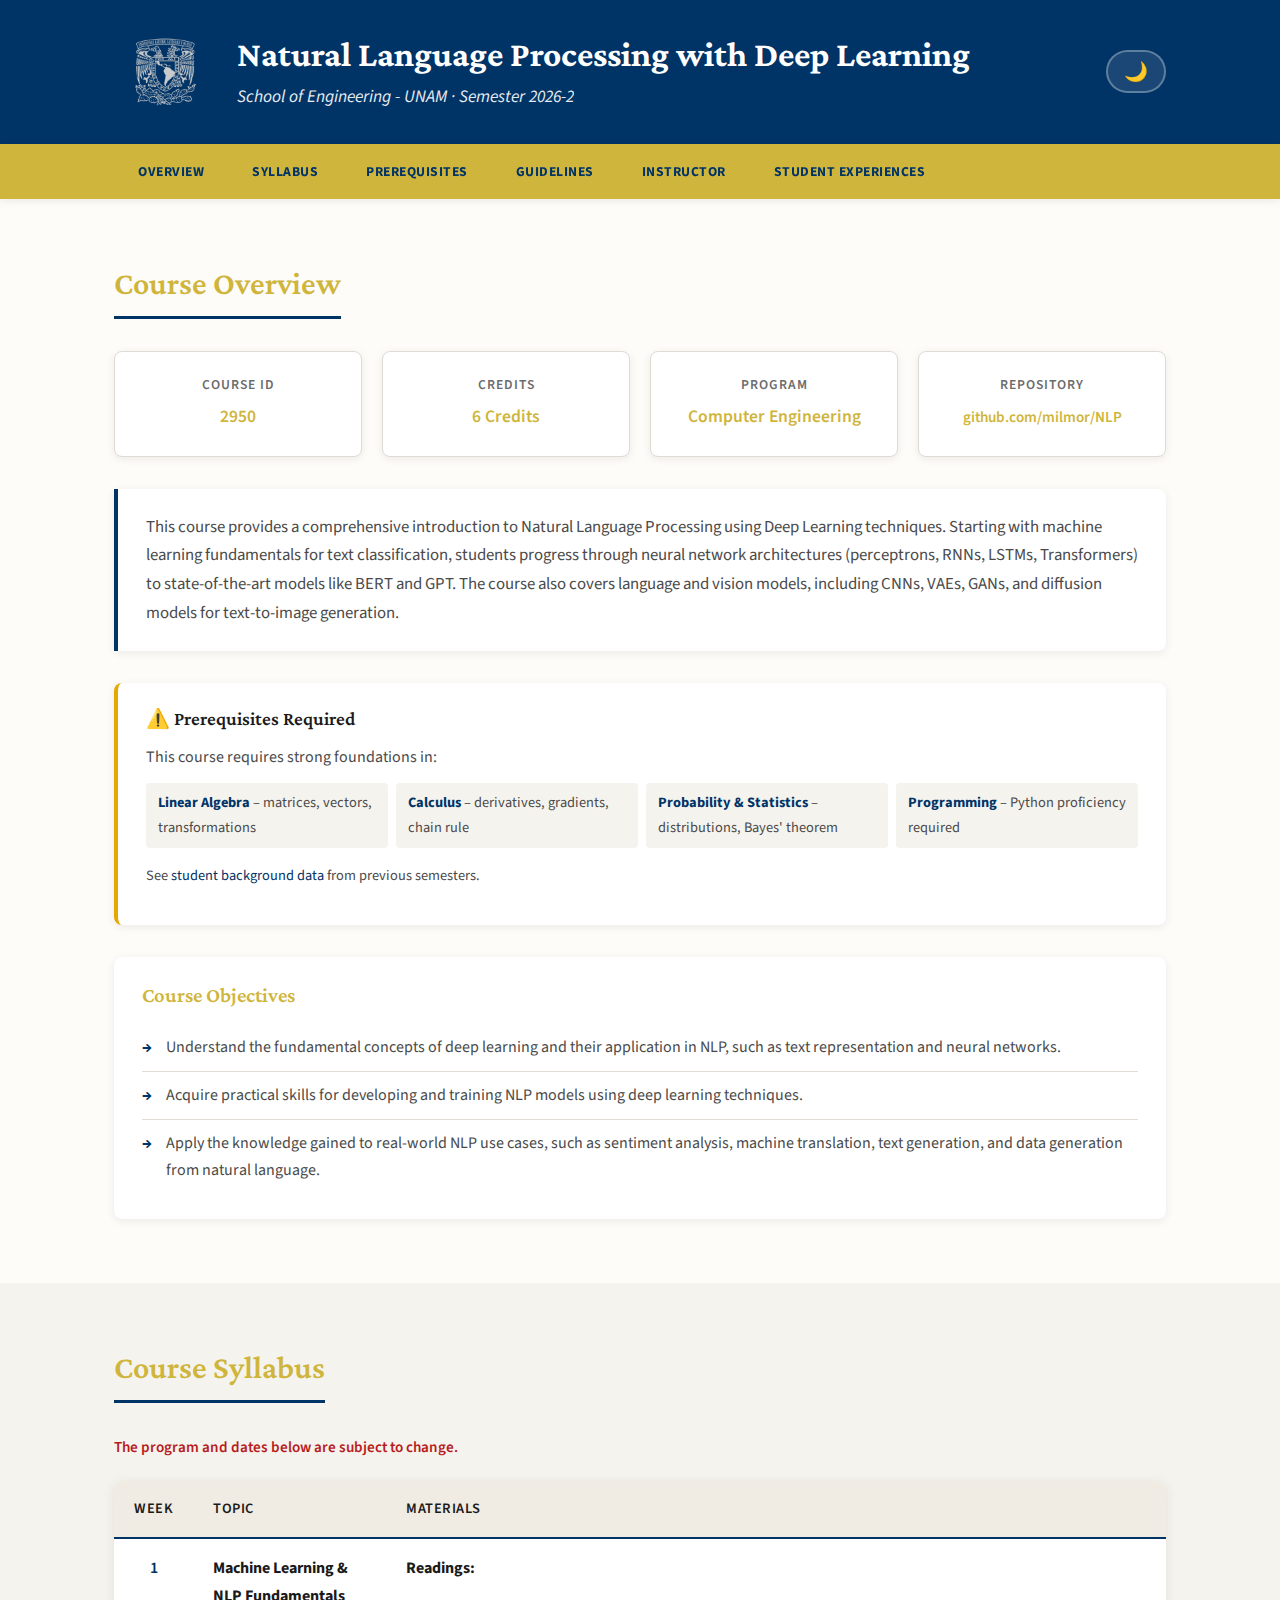
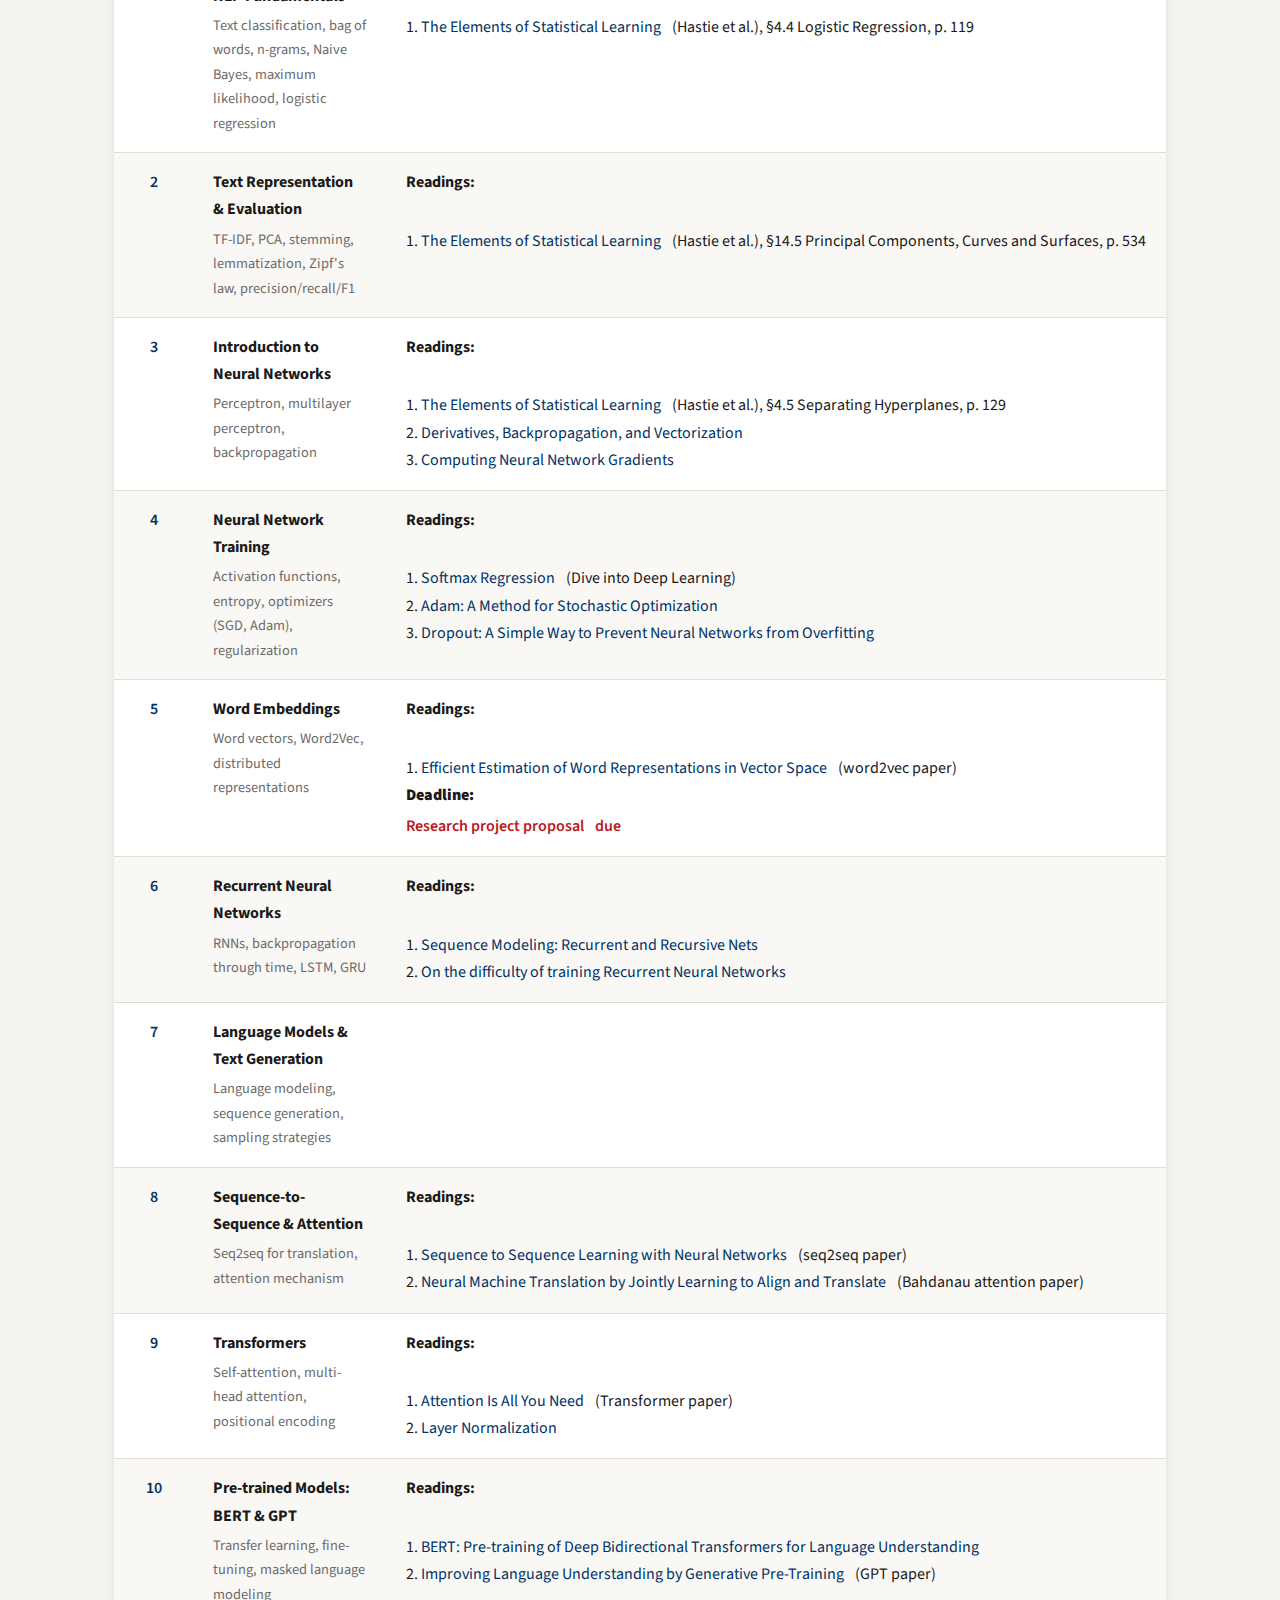
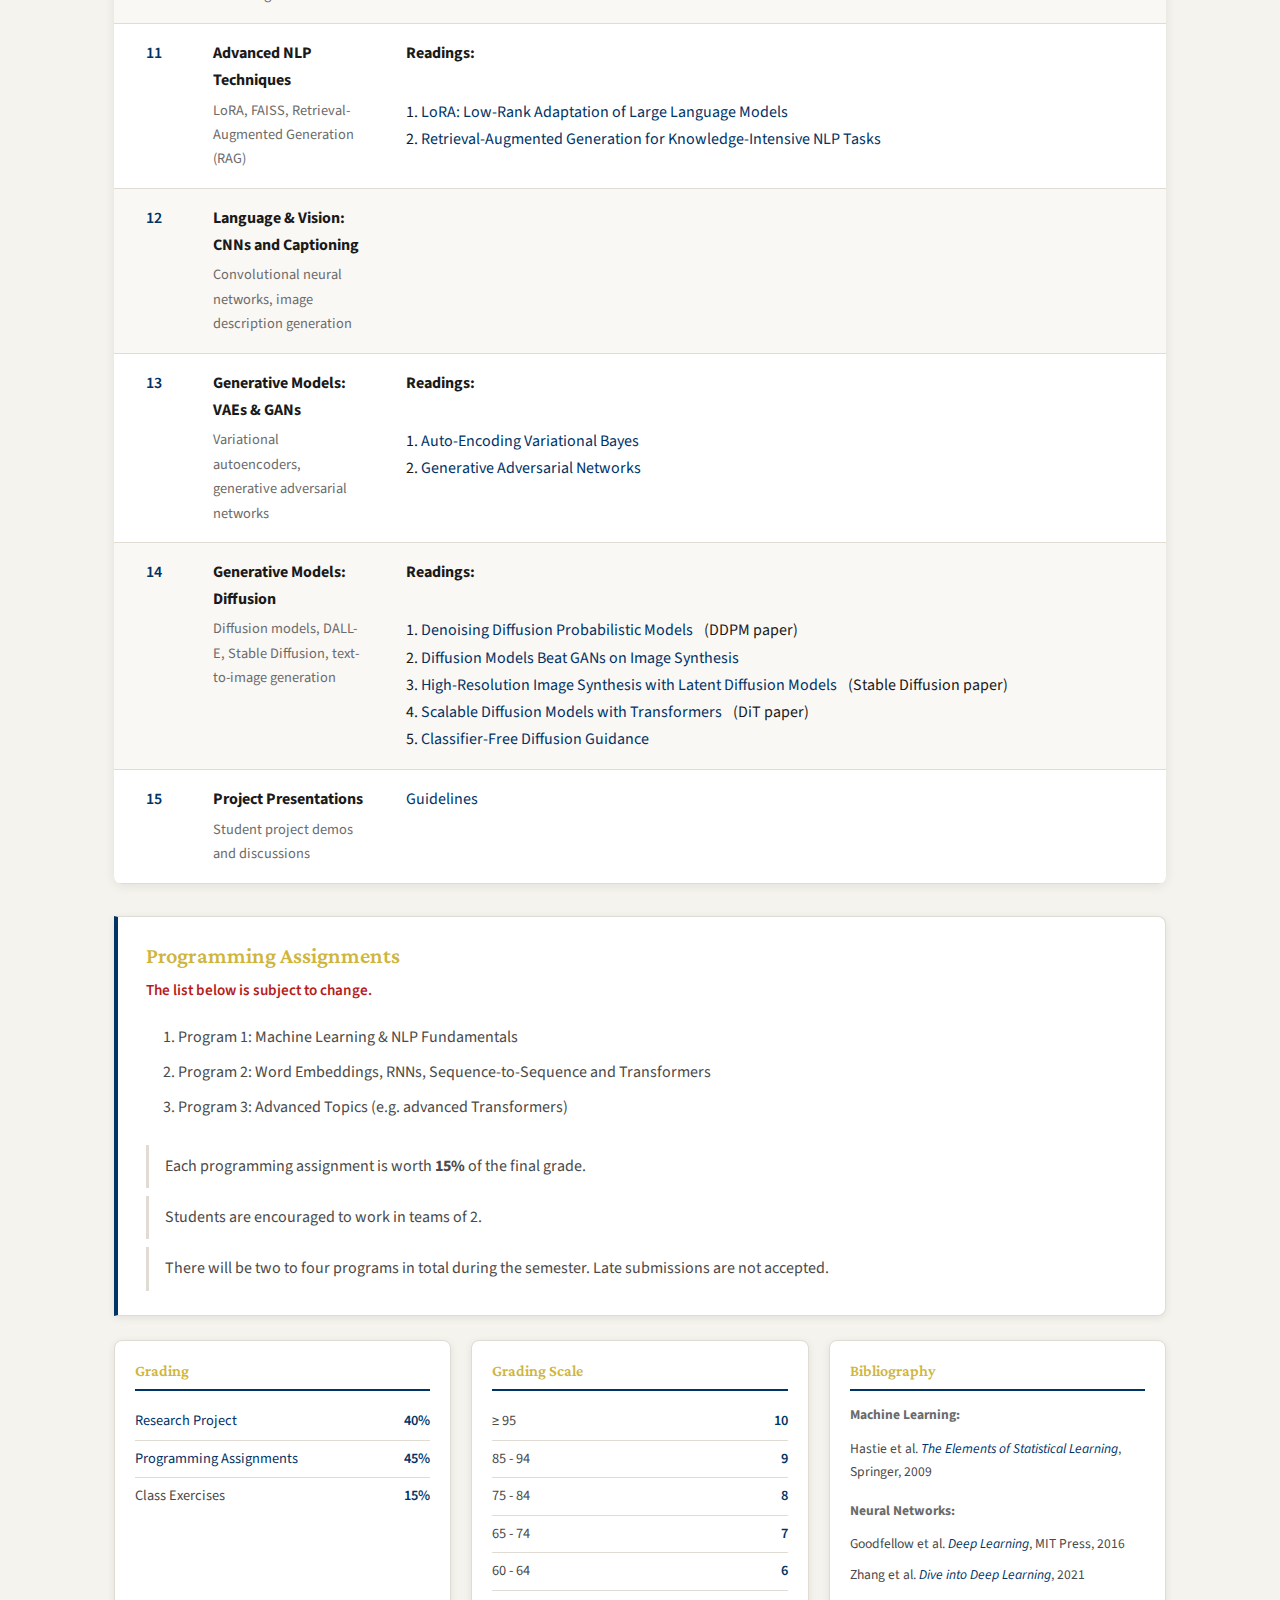
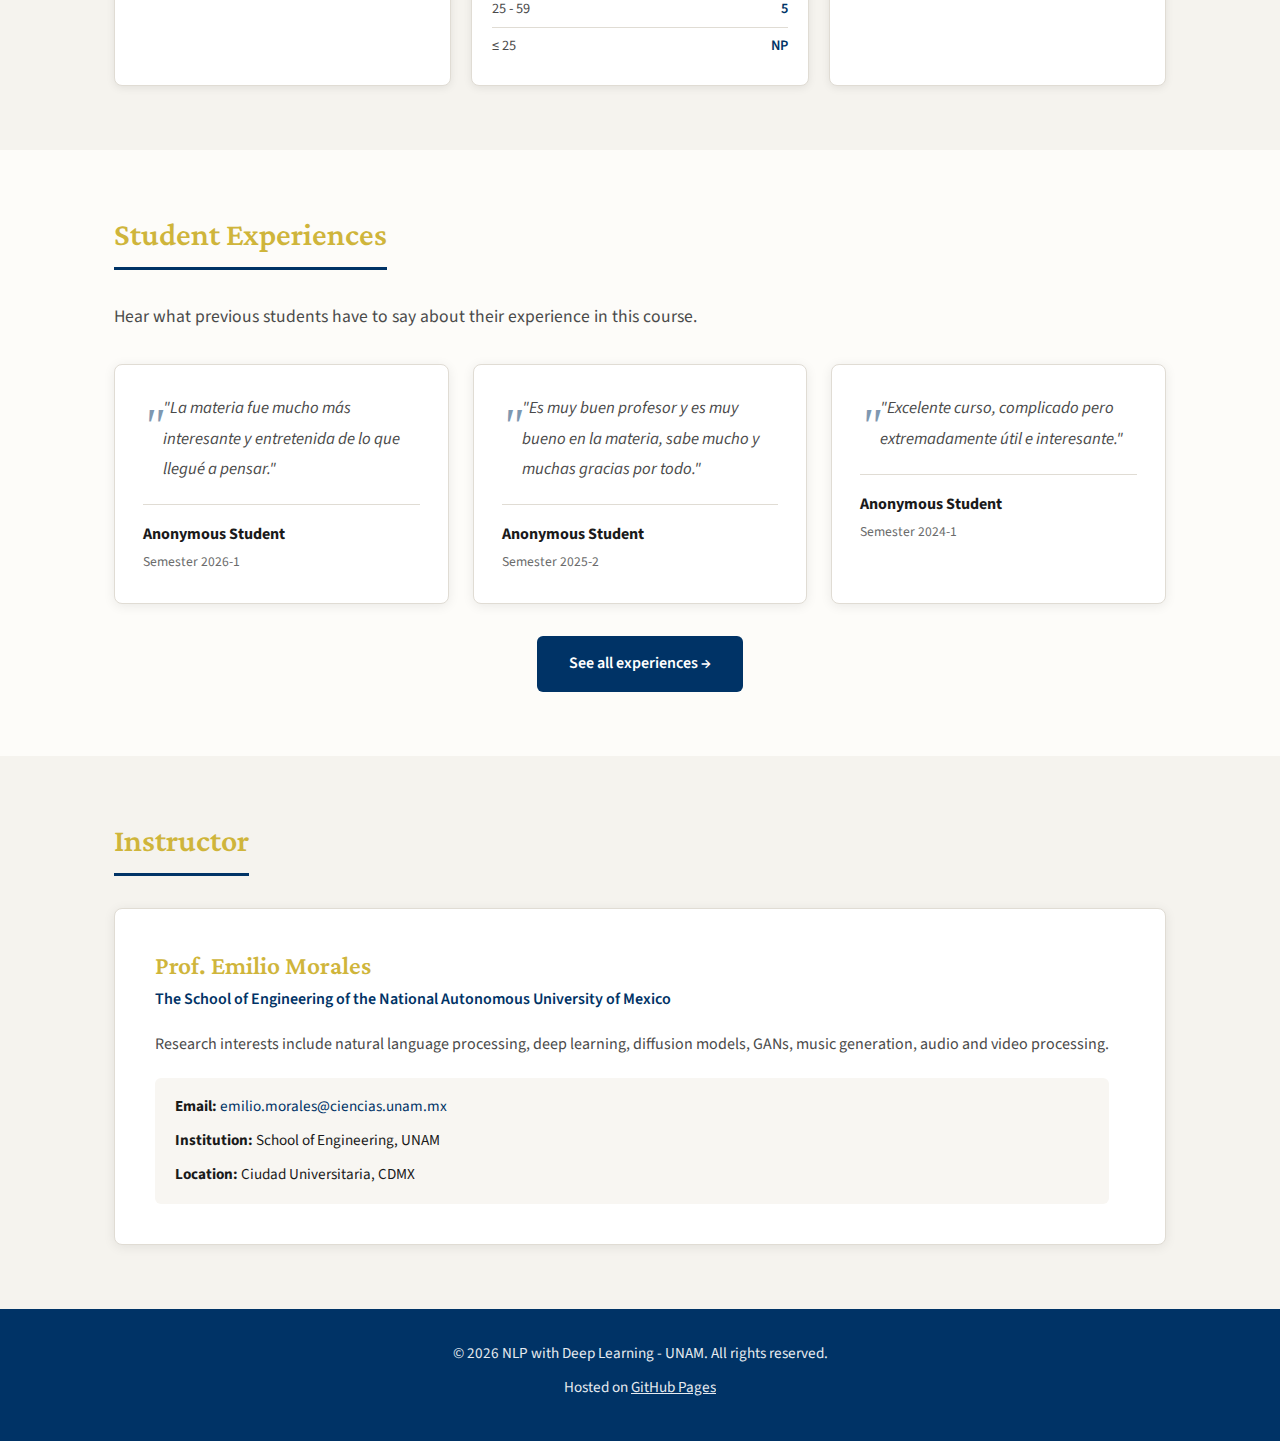
<file: index.html>
<!DOCTYPE html>
<html lang="en">
<head>
    <meta charset="UTF-8">
    <meta name="viewport" content="width=device-width, initial-scale=1.0">
    <title>NLP with Deep Learning - UNAM</title>
    <link rel="stylesheet" href="css/styles.css">
    <link href="https://fonts.googleapis.com/css2?family=Crimson+Pro:wght@400;600;700&family=Source+Sans+Pro:wght@400;600&display=swap" rel="stylesheet">
</head>
<body>
    <header class="header">
        <div class="container">
            <div class="header-content">
                <div class="logo">
                    <img src="assets/unam-logo-png-transparent.png" alt="UNAM Logo" class="university-logo">
                    <div class="logo-text">
                        <h1>Natural Language Processing with Deep Learning</h1>
                        <p class="subtitle">School of Engineering - UNAM · Semester 2026-2</p>
                    </div>
                </div>
                <button class="theme-toggle" id="themeToggle" aria-label="Toggle dark mode">
                    <span class="sun-icon">☀️</span>
                    <span class="moon-icon">🌙</span>
                </button>
            </div>
        </div>
    </header>

    <nav class="nav">
        <div class="container">
            <ul class="nav-links">
                <li><a href="#overview">Overview</a></li>
                <li><a href="#syllabus">Syllabus</a></li>
                <li><a href="prerequisites.html">Prerequisites</a></li>
                <li><a href="guidelines.html">Guidelines</a></li>
                <li><a href="#instructor">Instructor</a></li>
                <li><a href="testimonials.html">Student Experiences</a></li>
            </ul>
        </div>
    </nav>

    <main class="main">
        <section id="overview" class="section">
            <div class="container">
                <h2>Course Overview</h2>
                <div class="overview-grid">
                    <div class="info-card">
                        <h3>Course ID</h3>
                        <p>2950</p>
                    </div>
                    <div class="info-card">
                        <h3>Credits</h3>
                        <p>6 Credits</p>
                    </div>
                    <div class="info-card">
                        <h3>Program</h3>
                        <p>Computer Engineering</p>
                    </div>
                    <div class="info-card repo-card">
                        <h3>Repository</h3>
                        <p><a href="https://github.com/milmor/NLP" target="_blank">github.com/milmor/NLP</a></p>
                    </div>
                </div>
                <div class="description">
                    <p>This course provides a comprehensive introduction to Natural Language Processing using Deep Learning techniques. Starting with machine learning fundamentals for text classification, students progress through neural network architectures (perceptrons, RNNs, LSTMs, Transformers) to state-of-the-art models like BERT and GPT. The course also covers language and vision models, including CNNs, VAEs, GANs, and diffusion models for text-to-image generation.</p>
                </div>

                <div class="prerequisites-warning">
                    <h3>⚠️ Prerequisites Required</h3>
                    <p>This course requires strong foundations in:</p>
                    <ul class="prereq-list">
                        <li><strong>Linear Algebra</strong> – matrices, vectors, transformations</li>
                        <li><strong>Calculus</strong> – derivatives, gradients, chain rule</li>
                        <li><strong>Probability & Statistics</strong> – distributions, Bayes' theorem</li>
                        <li><strong>Programming</strong> – Python proficiency required</li>
                    </ul>
                    <p class="prereq-note">See <a href="prerequisites.html">student background data</a> from previous semesters.</p>
                </div>

                <div class="course-objectives">
                    <h3>Course Objectives</h3>
                    <ul>
                        <li>Understand the fundamental concepts of deep learning and their application in NLP, such as text representation and neural networks.</li>
                        <li>Acquire practical skills for developing and training NLP models using deep learning techniques.</li>
                        <li>Apply the knowledge gained to real-world NLP use cases, such as sentiment analysis, machine translation, text generation, and data generation from natural language.</li>
                    </ul>
                </div>

            </div>
        </section>

        <section id="syllabus" class="section section-alt">
            <div class="container">
                <h2>Course Syllabus</h2>
                <p class="section-intro syllabus-note">The program and dates below are subject to change.</p>
                <div class="syllabus-table">
                    <table>
                        <thead>
                            <tr>
                                <th>Week</th>
                                <th>Topic</th>
                                <th>Materials</th>
                            </tr>
                        </thead>
                        <tbody>
                            <tr>
                                <td>1</td>
                                <td>
                                    <strong>Machine Learning & NLP Fundamentals</strong>
                                    <p>Text classification, bag of words, n-grams, Naive Bayes, maximum likelihood, logistic regression</p>
                                </td>
                                <td>
                                    <strong>Readings:</strong><br>
                                    1. <a href="https://hastie.su.domains/ElemStatLearn/">The Elements of Statistical Learning</a> (Hastie et al.), §4.4 Logistic Regression, p. 119
                                </td>
                            </tr>
                            <tr>
                                <td>2</td>
                                <td>
                                    <strong>Text Representation & Evaluation</strong>
                                    <p>TF-IDF, PCA, stemming, lemmatization, Zipf's law, precision/recall/F1</p>
                                </td>
                                <td>
                                    <strong>Readings:</strong><br>
                                    1. <a href="https://hastie.su.domains/ElemStatLearn/">The Elements of Statistical Learning</a> (Hastie et al.), §14.5 Principal Components, Curves and Surfaces, p. 534
                                </td>
                            </tr>
                            <tr>
                                <td>3</td>
                                <td>
                                    <strong>Introduction to Neural Networks</strong>
                                    <p>Perceptron, multilayer perceptron, backpropagation</p>
                                </td>
                                <td>
                                    <strong>Readings:</strong><br>
                                    1. <a href="https://hastie.su.domains/ElemStatLearn/">The Elements of Statistical Learning</a> (Hastie et al.), §4.5 Separating Hyperplanes, p. 129<br>
                                    2. <a href="https://cs231n.stanford.edu/handouts/derivatives.pdf" target="_blank" rel="noopener">Derivatives, Backpropagation, and Vectorization</a><br>
                                    3. <a href="https://web.stanford.edu/class/cs224n/readings/gradient-notes.pdf" target="_blank" rel="noopener">Computing Neural Network Gradients</a>
                                </td>
                            </tr>
                            <tr>
                                <td>4</td>
                                <td>
                                    <strong>Neural Network Training</strong>
                                    <p>Activation functions, entropy, optimizers (SGD, Adam), regularization</p>
                                </td>
                                <td>
                                    <strong>Readings:</strong><br>
                                    1. <a href="https://d2l.ai/chapter_linear-classification/softmax-regression.html#softmax-regression" target="_blank" rel="noopener">Softmax Regression</a> (Dive into Deep Learning)<br>
                                    2. <a href="https://arxiv.org/pdf/1412.6980">Adam: A Method for Stochastic Optimization</a><br>
                                    3. <a href="https://www.jmlr.org/papers/volume15/srivastava14a/srivastava14a.pdf">Dropout: A Simple Way to Prevent Neural Networks from Overfitting</a>
                                </td>
                            </tr>
                            <tr>
                                <td>5</td>
                                <td>
                                    <strong>Word Embeddings</strong>
                                    <p>Word vectors, Word2Vec, distributed representations</p>
                                </td>
                                <td>
                                    <strong>Readings:</strong><br>
                                    1. <a href="https://arxiv.org/pdf/1301.3781">Efficient Estimation of Word Representations in Vector Space</a> (word2vec paper)<br>
                                    <span class="deadline-note"><strong>Deadline:</strong> <a href="guidelines.html">Research project proposal</a> due</span>
                                </td>
                            </tr>
                            <tr>
                                <td>6</td>
                                <td>
                                    <strong>Recurrent Neural Networks</strong>
                                    <p>RNNs, backpropagation through time, LSTM, GRU</p>
                                </td>
                                <td>
                                    <strong>Readings:</strong><br>
                                    1. <a href="https://www.deeplearningbook.org/contents/rnn.html">Sequence Modeling: Recurrent and Recursive Nets</a><br>
                                    2. <a href="https://arxiv.org/abs/1211.5063" target="_blank" rel="noopener">On the difficulty of training Recurrent Neural Networks</a>
                                </td>
                            </tr>
                            <tr>
                                <td>7</td>
                                <td>
                                    <strong>Language Models & Text Generation</strong>
                                    <p>Language modeling, sequence generation, sampling strategies</p>
                                </td>
                                <td></td>
                            </tr>
                            <tr>
                                <td>8</td>
                                <td>
                                    <strong>Sequence-to-Sequence & Attention</strong>
                                    <p>Seq2seq for translation, attention mechanism</p>
                                </td>
                                <td>
                                    <strong>Readings:</strong><br>
                                    1. <a href="https://arxiv.org/pdf/1409.3215">Sequence to Sequence Learning with Neural Networks</a> (seq2seq paper)<br>
                                    2. <a href="https://arxiv.org/pdf/1409.0473">Neural Machine Translation by Jointly Learning to Align and Translate</a> (Bahdanau attention paper)
                                </td>
                            </tr>
                            <tr>
                                <td>9</td>
                                <td>
                                    <strong>Transformers</strong>
                                    <p>Self-attention, multi-head attention, positional encoding</p>
                                </td>
                                <td>
                                    <strong>Readings:</strong><br>
                                    1. <a href="https://arxiv.org/pdf/1706.03762">Attention Is All You Need</a> (Transformer paper)<br>
                                    2. <a href="https://arxiv.org/pdf/1607.06450">Layer Normalization</a>                                </td>
                            </tr>
                            <tr>
                                <td>10</td>
                                <td>
                                    <strong>Pre-trained Models: BERT & GPT</strong>
                                    <p>Transfer learning, fine-tuning, masked language modeling</p>
                                </td>
                                <td>
                                    <strong>Readings:</strong><br>
                                    1. <a href="https://arxiv.org/pdf/1810.04805">BERT: Pre-training of Deep Bidirectional Transformers for Language Understanding</a><br>
                                    2. <a href="https://cdn.openai.com/research-covers/language-unsupervised/language_understanding_paper.pdf">Improving Language Understanding by Generative Pre-Training</a> (GPT paper)
                                </td>
                            </tr>
                            <tr>
                                <td>11</td>
                                <td>
                                    <strong>Advanced NLP Techniques</strong>
                                    <p>LoRA, FAISS, Retrieval-Augmented Generation (RAG)</p>
                                </td>
                                <td>
                                    <strong>Readings:</strong><br>
                                    1. <a href="https://arxiv.org/pdf/2106.09685">LoRA: Low-Rank Adaptation of Large Language Models</a><br>
                                    2. <a href="https://proceedings.neurips.cc/paper/2020/file/6b493230205f780e1bc26945df7481e5-Paper.pdf">Retrieval-Augmented Generation for Knowledge-Intensive NLP Tasks</a>
                                </td>
                            </tr>
                            <tr>
                                <td>12</td>
                                <td>
                                    <strong>Language & Vision: CNNs and Captioning</strong>
                                    <p>Convolutional neural networks, image description generation</p>
                                </td>
                                <td></td>
                            </tr>
                            <tr>
                                <td>13</td>
                                <td>
                                    <strong>Generative Models: VAEs & GANs</strong>
                                    <p>Variational autoencoders, generative adversarial networks</p>
                                </td>
                                <td>
                                    <strong>Readings:</strong><br>
                                    1. <a href="https://arxiv.org/pdf/1312.6114">Auto-Encoding Variational Bayes</a><br>
                                    2. <a href="https://arxiv.org/pdf/1406.2661">Generative Adversarial Networks</a>
                                </td>
                            </tr>
                            <tr>
                                <td>14</td>
                                <td>
                                    <strong>Generative Models: Diffusion</strong>
                                    <p>Diffusion models, DALL-E, Stable Diffusion, text-to-image generation</p>
                                </td>
                                <td>
                                    <strong>Readings:</strong><br>
                                    1. <a href="https://arxiv.org/pdf/2006.11239">Denoising Diffusion Probabilistic Models</a> (DDPM paper)<br>
                                    2. <a href="https://arxiv.org/pdf/2105.05233">Diffusion Models Beat GANs on Image Synthesis</a><br>
                                    3. <a href="https://arxiv.org/pdf/2112.10752">High-Resolution Image Synthesis with Latent Diffusion Models</a> (Stable Diffusion paper)<br>
                                    4. <a href="https://arxiv.org/pdf/2212.09748">Scalable Diffusion Models with Transformers</a> (DiT paper)<br>
                                    5. <a href="https://arxiv.org/pdf/2207.12598">Classifier-Free Diffusion Guidance</a>
                                </td>
                            </tr>
                            <tr>
                                <td>15</td>
                                <td>
                                    <strong>Project Presentations</strong>
                                    <p>Student project demos and discussions</p>
                                </td>
                                <td><a href="guidelines.html">Guidelines</a></td>
                            </tr>
                        </tbody>
                    </table>
                </div>

                <div id="programming-assignments" class="programming-assignments">
                    <h3>Programming Assignments</h3>
                    <p class="section-intro syllabus-note">The list below is subject to change.</p>
                    <ol class="program-list">
                        <li>Program 1: Machine Learning & NLP Fundamentals</li>
                        <li>Program 2: Word Embeddings, RNNs, Sequence-to-Sequence and Transformers</li>
                        <li>Program 3: Advanced Topics (e.g. advanced Transformers)</li>
                    </ol>
                    <ul class="program-rules">
                        <li>Each programming assignment is worth <strong>15%</strong> of the final grade.</li>
                        <li>Students are encouraged to work in teams of 2.</li>
                        <li>There will be two to four programs in total during the semester. Late submissions are not accepted.</li>
                    </ul>
                </div>

                <div class="course-details-grid">
                    <div class="detail-card">
                        <h4>Grading</h4>
                        <ul class="grading-list">
                            <li><span><a href="guidelines.html">Research Project</a></span><span>40%</span></li>
                            <li><span><a href="#programming-assignments">Programming Assignments</a></span><span>45%</span></li>
                            <li><span>Class Exercises</span><span>15%</span></li>
                        </ul>
                    </div>
                    <div class="detail-card">
                        <h4>Grading Scale</h4>
                        <ul class="scale-list">
                            <li><span>≥ 95</span><span>10</span></li>
                            <li><span>85 - 94</span><span>9</span></li>
                            <li><span>75 - 84</span><span>8</span></li>
                            <li><span>65 - 74</span><span>7</span></li>
                            <li><span>60 - 64</span><span>6</span></li>
                            <li><span>25 - 59</span><span>5</span></li>
                            <li><span>≤ 25</span><span>NP</span></li>
                        </ul>
                    </div>
                    <div class="detail-card bibliography">
                        <h4>Bibliography</h4>
                        <p><strong>Machine Learning:</strong></p>
                        <ul>
                            <li>Hastie et al. <em><a href="https://hastie.su.domains/ElemStatLearn/">The Elements of Statistical Learning</a></em>, Springer, 2009</li>
                        </ul>
                        <p><strong>Neural Networks:</strong></p>
                        <ul>
                            <li>Goodfellow et al. <em><a href="https://www.deeplearningbook.org/" target="_blank">Deep Learning</a></em>, MIT Press, 2016</li>
                            <li>Zhang et al. <em><a href="https://d2l.ai/" target="_blank">Dive into Deep Learning</a></em>, 2021</li>
                        </ul>
                    </div>
                </div>
            </div>
        </section>

        <section id="testimonials" class="section">
            <div class="container">
                <h2>Student Experiences</h2>
                <p class="section-intro">Hear what previous students have to say about their experience in this course.</p>
                <div class="testimonials-grid">
                    <div class="testimonial-card">
                        <div class="quote">"La materia fue mucho más interesante y entretenida de lo que llegué a pensar."</div>
                        <div class="author">
                            <div class="author-info">
                                <strong>Anonymous Student</strong>
                                <span>Semester 2026-1</span>
                            </div>
                        </div>
                    </div>
                    <div class="testimonial-card">
                        <div class="quote">"Es muy buen profesor y es muy bueno en la materia, sabe mucho y muchas gracias por todo."</div>
                        <div class="author">
                            <div class="author-info">
                                <strong>Anonymous Student</strong>
                                <span>Semester 2025-2</span>
                            </div>
                        </div>
                    </div>
                    <div class="testimonial-card">
                        <div class="quote">"Excelente curso, complicado pero extremadamente útil e interesante."</div>
                        <div class="author">
                            <div class="author-info">
                                <strong>Anonymous Student</strong>
                                <span>Semester 2024-1</span>
                            </div>
                        </div>
                    </div>
                </div>
                <div class="see-all-link">
                    <a href="testimonials.html" class="btn-primary">See all experiences →</a>
                </div>
            </div>
        </section>

        <section id="instructor" class="section section-alt">
            <div class="container">
                <h2>Instructor</h2>
                <div class="instructor-card">
                    <div class="instructor-info">
                        <h3>Prof. Emilio Morales</h3>
                        <p class="title">The School of Engineering of the National Autonomous University of Mexico</p>
                        <p class="bio">Research interests include natural language processing, deep learning, diffusion models, GANs, music generation, audio and video processing.</p>
                        <div class="contact-info">
                            <p><strong>Email:</strong> <a href="mailto:emilio.morales@ciencias.unam.mx">emilio.morales@ciencias.unam.mx</a></p>
                            <p><strong>Institution:</strong> School of Engineering, UNAM</p>
                            <p><strong>Location:</strong> Ciudad Universitaria, CDMX</p>
                        </div>
                    </div>
                </div>
            </div>
        </section>
    </main>

    <footer class="footer">
        <div class="container">
            <p>&copy; 2026 NLP with Deep Learning - UNAM. All rights reserved.</p>
            <p>Hosted on <a href="https://pages.github.com/" target="_blank">GitHub Pages</a></p>
        </div>
    </footer>

    <script src="js/script.js"></script>
</body>
</html>
</file>
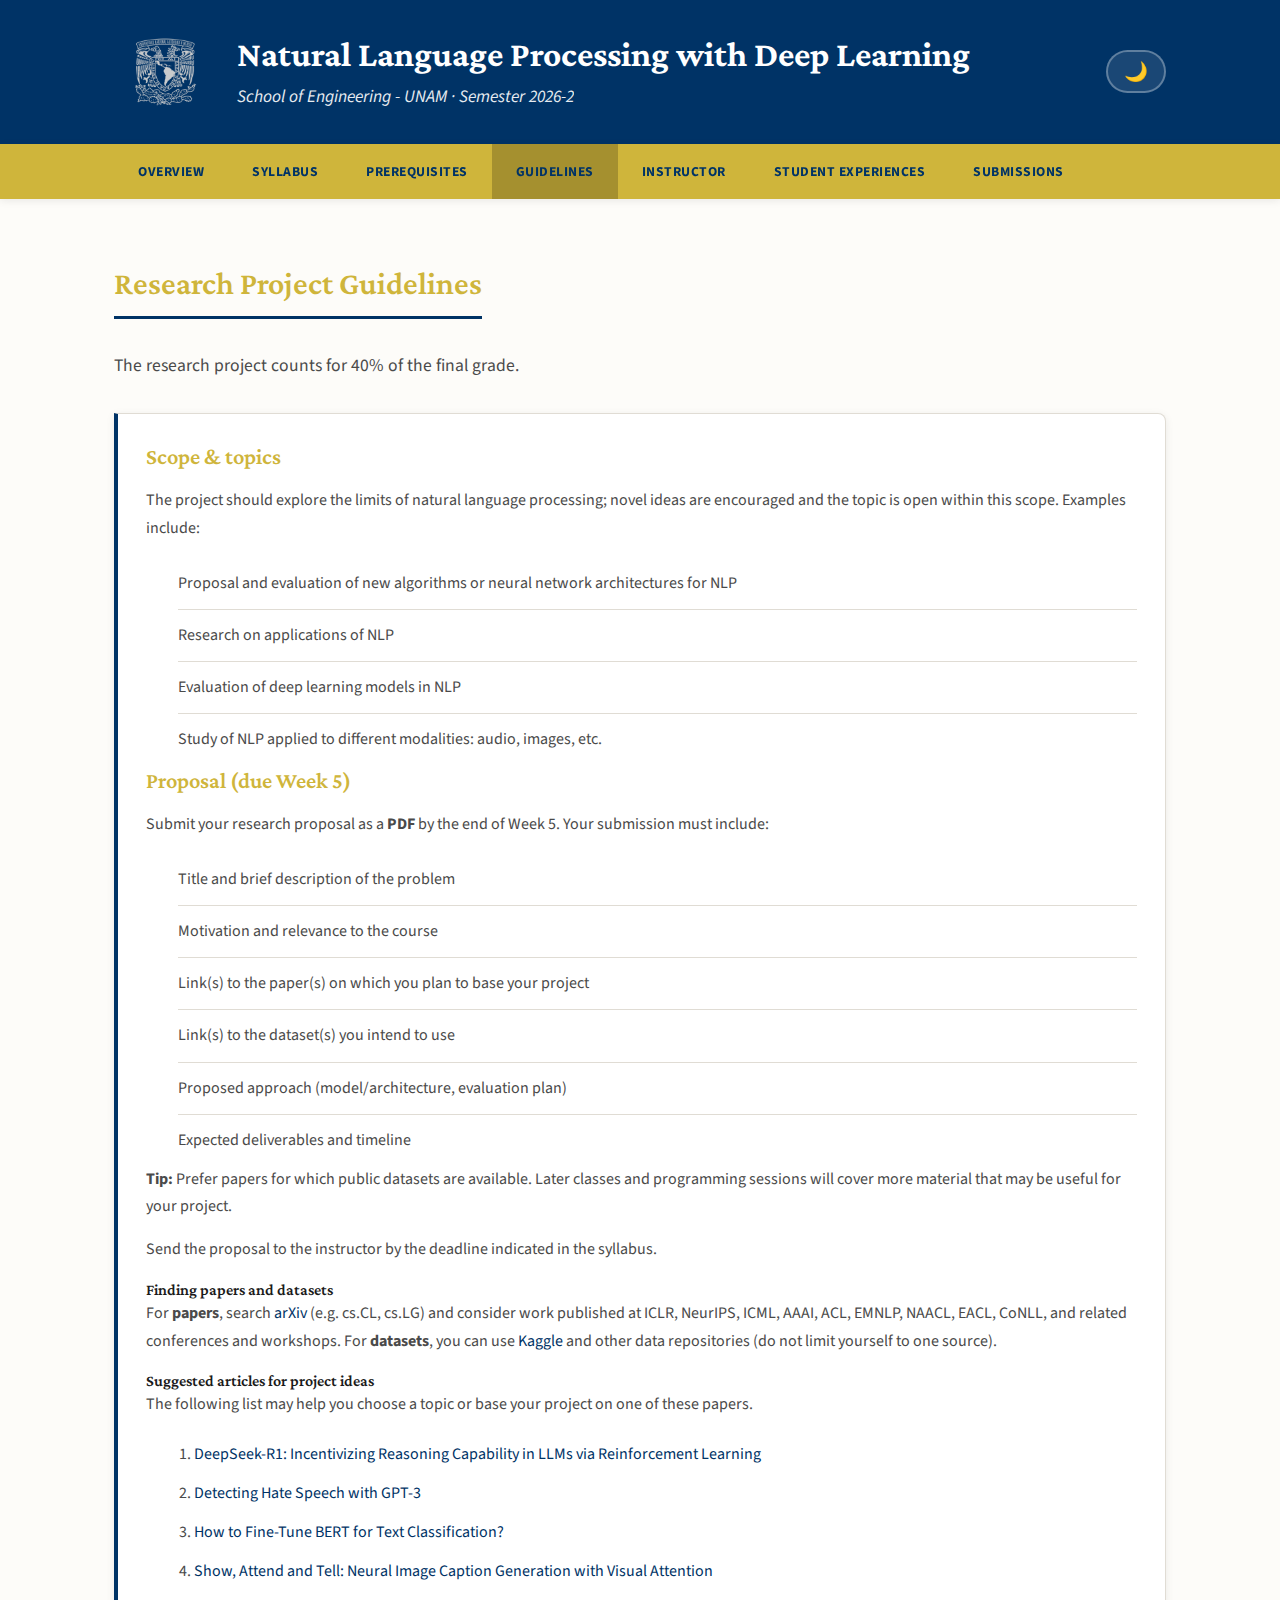
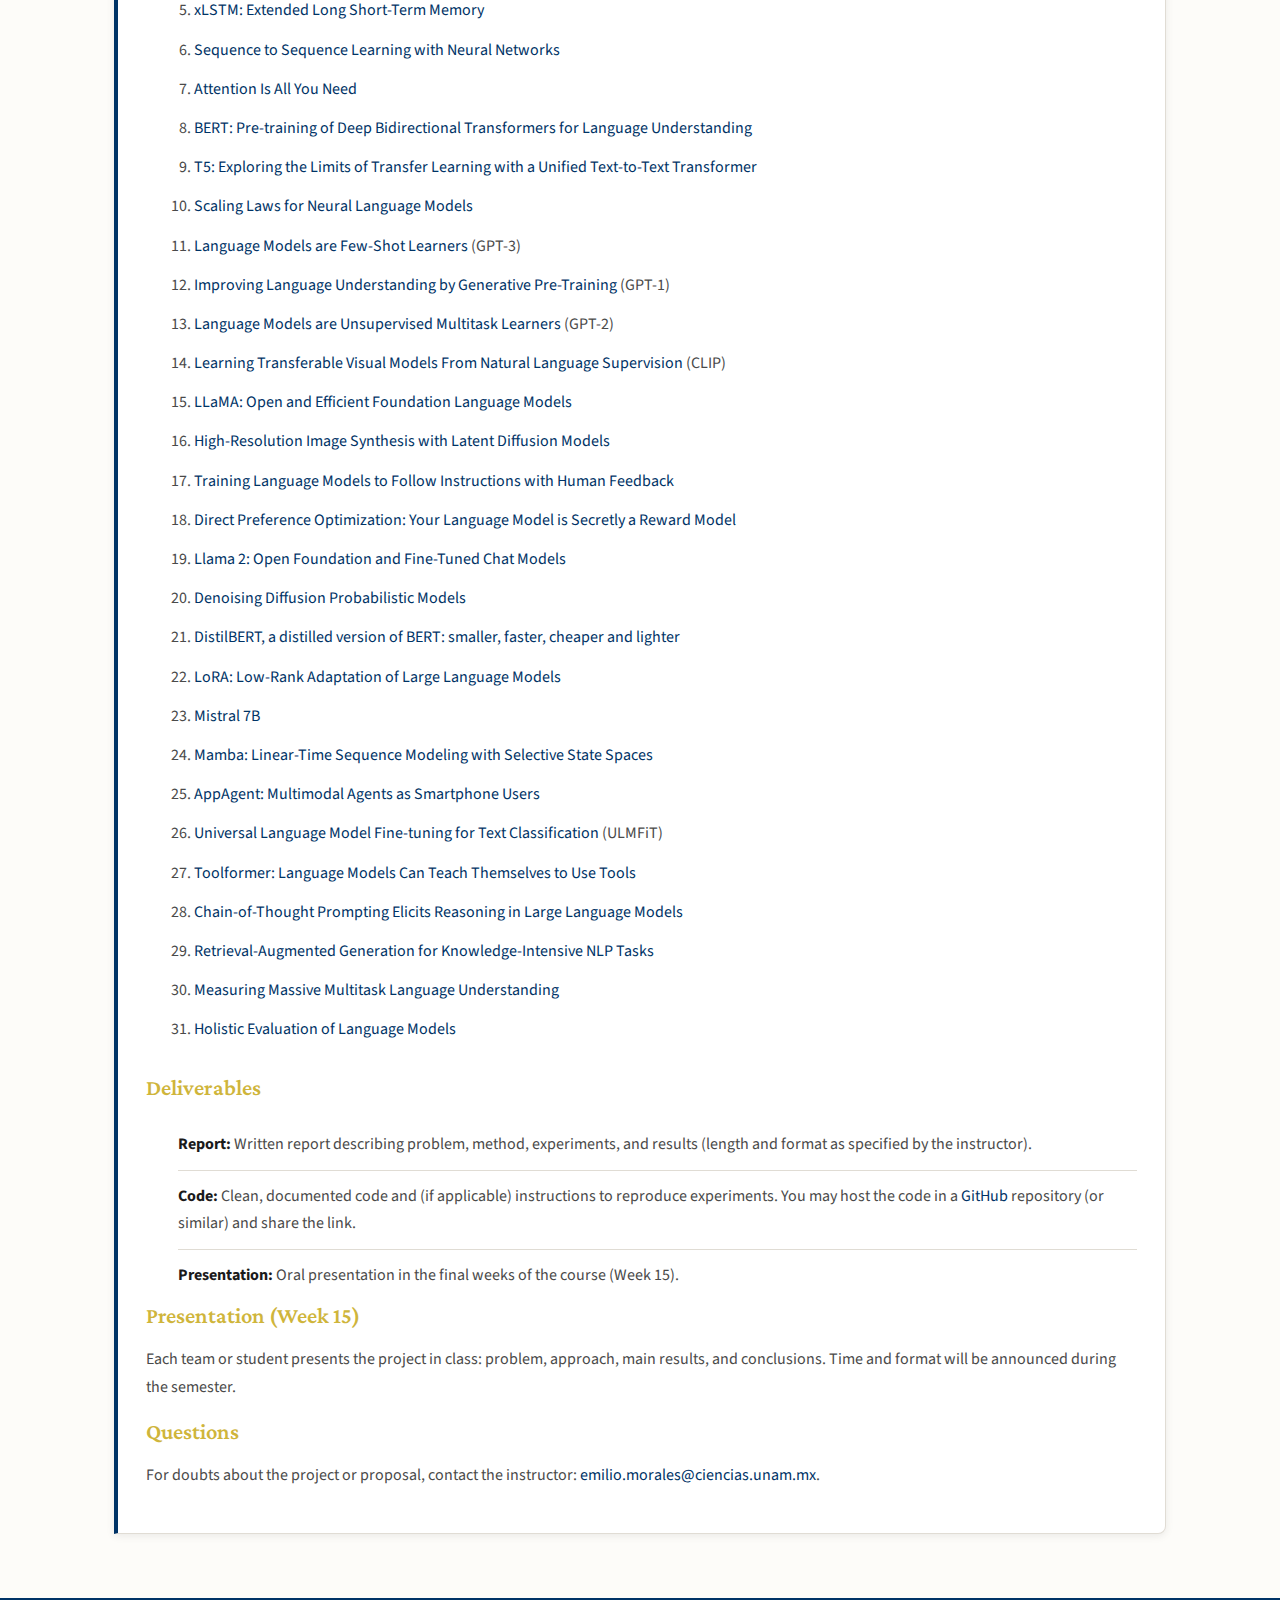
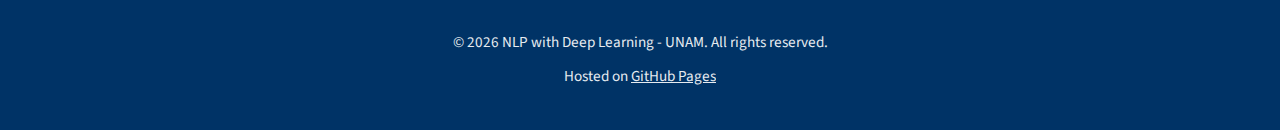
<file: guidelines.html>
<!DOCTYPE html>
<html lang="en">
<head>
    <meta charset="UTF-8">
    <meta name="viewport" content="width=device-width, initial-scale=1.0">
    <title>Research Project Guidelines - NLP with Deep Learning - UNAM</title>
    <link rel="stylesheet" href="css/styles.css">
    <link href="https://fonts.googleapis.com/css2?family=Crimson+Pro:wght@400;600;700&family=Source+Sans+Pro:wght@400;600&display=swap" rel="stylesheet">
</head>
<body>
    <header class="header">
        <div class="container">
            <div class="header-content">
                <div class="logo">
                    <img src="assets/unam-logo-png-transparent.png" alt="UNAM Logo" class="university-logo">
                    <div class="logo-text">
                        <h1>Natural Language Processing with Deep Learning</h1>
                        <p class="subtitle">School of Engineering - UNAM · Semester 2026-2</p>
                    </div>
                </div>
                <button class="theme-toggle" id="themeToggle" aria-label="Toggle dark mode">
                    <span class="sun-icon">☀️</span>
                    <span class="moon-icon">🌙</span>
                </button>
            </div>
        </div>
    </header>

    <nav class="nav">
        <div class="container">
            <ul class="nav-links">
                <li><a href="index.html#overview">Overview</a></li>
                <li><a href="index.html#syllabus">Syllabus</a></li>
                <li><a href="prerequisites.html">Prerequisites</a></li>
                <li><a href="guidelines.html" class="active">Guidelines</a></li>
                <li><a href="index.html#instructor">Instructor</a></li>
                <li><a href="testimonials.html">Student Experiences</a></li>
                <li><a href="submissions.html">Submissions</a></li>
            </ul>
        </div>
    </nav>

    <main class="main">
        <section class="section">
            <div class="container">
                <h2>Research Project Guidelines</h2>
                <p class="section-intro">The research project counts for 40% of the final grade.</p>

                <div class="prereq-info" style="margin-top: 1.5rem;">
                    <h3>Scope &amp; topics</h3>
                    <p>The project should explore the limits of natural language processing; novel ideas are encouraged and the topic is open within this scope. Examples include:</p>
                    <ul>
                        <li>Proposal and evaluation of new algorithms or neural network architectures for NLP</li>
                        <li>Research on applications of NLP</li>
                        <li>Evaluation of deep learning models in NLP</li>
                        <li>Study of NLP applied to different modalities: audio, images, etc.</li>
                    </ul>

                    <h3>Proposal (due Week 5)</h3>
                    <p>Submit your research proposal as a <strong>PDF</strong> by the end of Week 5. Your submission must include:</p>
                    <ul>
                        <li>Title and brief description of the problem</li>
                        <li>Motivation and relevance to the course</li>
                        <li>Link(s) to the paper(s) on which you plan to base your project</li>
                        <li>Link(s) to the dataset(s) you intend to use</li>
                        <li>Proposed approach (model/architecture, evaluation plan)</li>
                        <li>Expected deliverables and timeline</li>
                    </ul>
                    <p><strong>Tip:</strong> Prefer papers for which public datasets are available. Later classes and programming sessions will cover more material that may be useful for your project.</p>
                    <p>Send the proposal to the instructor by the deadline indicated in the syllabus.</p>

                    <h4>Finding papers and datasets</h4>
                    <p>For <strong>papers</strong>, search <a href="https://arxiv.org/" target="_blank" rel="noopener">arXiv</a> (e.g. cs.CL, cs.LG) and consider work published at ICLR, NeurIPS, ICML, AAAI, ACL, EMNLP, NAACL, EACL, CoNLL, and related conferences and workshops. For <strong>datasets</strong>, you can use <a href="https://www.kaggle.com/" target="_blank" rel="noopener">Kaggle</a> and other data repositories (do not limit yourself to one source).</p>

                    <h4>Suggested articles for project ideas</h4>
                    <p>The following list may help you choose a topic or base your project on one of these papers.</p>
                    <ol class="article-list" style="padding-left: 2.5rem; margin-left: 0.5rem;">
                        <li><a href="https://arxiv.org/abs/2501.12948" target="_blank" rel="noopener">DeepSeek-R1: Incentivizing Reasoning Capability in LLMs via Reinforcement Learning</a></li>
                        <li><a href="https://arxiv.org/abs/2103.12407" target="_blank" rel="noopener">Detecting Hate Speech with GPT-3</a></li>
                        <li><a href="https://arxiv.org/abs/1905.05583" target="_blank" rel="noopener">How to Fine-Tune BERT for Text Classification?</a></li>
                        <li><a href="https://arxiv.org/abs/1502.03044" target="_blank" rel="noopener">Show, Attend and Tell: Neural Image Caption Generation with Visual Attention</a></li>
                        <li><a href="https://arxiv.org/abs/2405.04517" target="_blank" rel="noopener">xLSTM: Extended Long Short-Term Memory</a></li>
                        <li><a href="https://arxiv.org/abs/1409.3215" target="_blank" rel="noopener">Sequence to Sequence Learning with Neural Networks</a></li>
                        <li><a href="https://arxiv.org/abs/1706.03762" target="_blank" rel="noopener">Attention Is All You Need</a></li>
                        <li><a href="https://arxiv.org/abs/1810.04805" target="_blank" rel="noopener">BERT: Pre-training of Deep Bidirectional Transformers for Language Understanding</a></li>
                        <li><a href="https://arxiv.org/abs/1910.10683" target="_blank" rel="noopener">T5: Exploring the Limits of Transfer Learning with a Unified Text-to-Text Transformer</a></li>
                        <li><a href="https://arxiv.org/abs/2001.08361" target="_blank" rel="noopener">Scaling Laws for Neural Language Models</a></li>
                        <li><a href="https://arxiv.org/abs/2005.14165" target="_blank" rel="noopener">Language Models are Few-Shot Learners</a> (GPT-3)</li>
                        <li><a href="https://cdn.openai.com/research-covers/language-unsupervised/language_understanding_paper.pdf" target="_blank" rel="noopener">Improving Language Understanding by Generative Pre-Training</a> (GPT-1)</li>
                        <li><a href="https://cdn.openai.com/better-language-models/language_models_are_unsupervised_multitask_learners.pdf" target="_blank" rel="noopener">Language Models are Unsupervised Multitask Learners</a> (GPT-2)</li>
                        <li><a href="https://arxiv.org/abs/2103.00020" target="_blank" rel="noopener">Learning Transferable Visual Models From Natural Language Supervision</a> (CLIP)</li>
                        <li><a href="https://arxiv.org/abs/2302.13971" target="_blank" rel="noopener">LLaMA: Open and Efficient Foundation Language Models</a></li>
                        <li><a href="https://arxiv.org/abs/2112.10752" target="_blank" rel="noopener">High-Resolution Image Synthesis with Latent Diffusion Models</a></li>
                        <li><a href="https://arxiv.org/abs/2203.02155" target="_blank" rel="noopener">Training Language Models to Follow Instructions with Human Feedback</a></li>
                        <li><a href="https://arxiv.org/abs/2305.18290" target="_blank" rel="noopener">Direct Preference Optimization: Your Language Model is Secretly a Reward Model</a></li>
                        <li><a href="https://arxiv.org/abs/2307.09288" target="_blank" rel="noopener">Llama 2: Open Foundation and Fine-Tuned Chat Models</a></li>
                        <li><a href="https://arxiv.org/abs/2006.11239" target="_blank" rel="noopener">Denoising Diffusion Probabilistic Models</a></li>
                        <li><a href="https://arxiv.org/abs/1910.01108" target="_blank" rel="noopener">DistilBERT, a distilled version of BERT: smaller, faster, cheaper and lighter</a></li>
                        <li><a href="https://arxiv.org/abs/2106.09685" target="_blank" rel="noopener">LoRA: Low-Rank Adaptation of Large Language Models</a></li>
                        <li><a href="https://arxiv.org/abs/2310.06825" target="_blank" rel="noopener">Mistral 7B</a></li>
                        <li><a href="https://arxiv.org/abs/2312.00752" target="_blank" rel="noopener">Mamba: Linear-Time Sequence Modeling with Selective State Spaces</a></li>
                        <li><a href="https://arxiv.org/abs/2312.13771" target="_blank" rel="noopener">AppAgent: Multimodal Agents as Smartphone Users</a></li>
                        <li><a href="https://arxiv.org/abs/1801.06146" target="_blank" rel="noopener">Universal Language Model Fine-tuning for Text Classification</a> (ULMFiT)</li>
                        <li><a href="https://arxiv.org/abs/2302.04761" target="_blank" rel="noopener">Toolformer: Language Models Can Teach Themselves to Use Tools</a></li>
                        <li><a href="https://arxiv.org/abs/2201.11903" target="_blank" rel="noopener">Chain-of-Thought Prompting Elicits Reasoning in Large Language Models</a></li>
                        <li><a href="https://arxiv.org/abs/2005.11401" target="_blank" rel="noopener">Retrieval-Augmented Generation for Knowledge-Intensive NLP Tasks</a></li>
                        <li><a href="https://arxiv.org/abs/2009.03300" target="_blank" rel="noopener">Measuring Massive Multitask Language Understanding</a></li>
                        <li><a href="https://arxiv.org/abs/2211.09110" target="_blank" rel="noopener">Holistic Evaluation of Language Models</a></li>
                    </ol>

                    <h3>Deliverables</h3>
                    <ul>
                        <li><strong>Report:</strong> Written report describing problem, method, experiments, and results (length and format as specified by the instructor).</li>
                        <li><strong>Code:</strong> Clean, documented code and (if applicable) instructions to reproduce experiments. You may host the code in a <a href="https://github.com/" target="_blank" rel="noopener">GitHub</a> repository (or similar) and share the link.</li>
                        <li><strong>Presentation:</strong> Oral presentation in the final weeks of the course (Week 15).</li>
                    </ul>

                    <h3>Presentation (Week 15)</h3>
                    <p>Each team or student presents the project in class: problem, approach, main results, and conclusions. Time and format will be announced during the semester.</p>

                    <h3>Questions</h3>
                    <p>For doubts about the project or proposal, contact the instructor: <a href="mailto:emilio.morales@ciencias.unam.mx">emilio.morales@ciencias.unam.mx</a>.</p>
                </div>
            </div>
        </section>
    </main>

    <footer class="footer">
        <div class="container">
            <p>&copy; 2026 NLP with Deep Learning - UNAM. All rights reserved.</p>
            <p>Hosted on <a href="https://pages.github.com/" target="_blank">GitHub Pages</a></p>
        </div>
    </footer>

    <script src="js/script.js"></script>
</body>
</html>
</file>
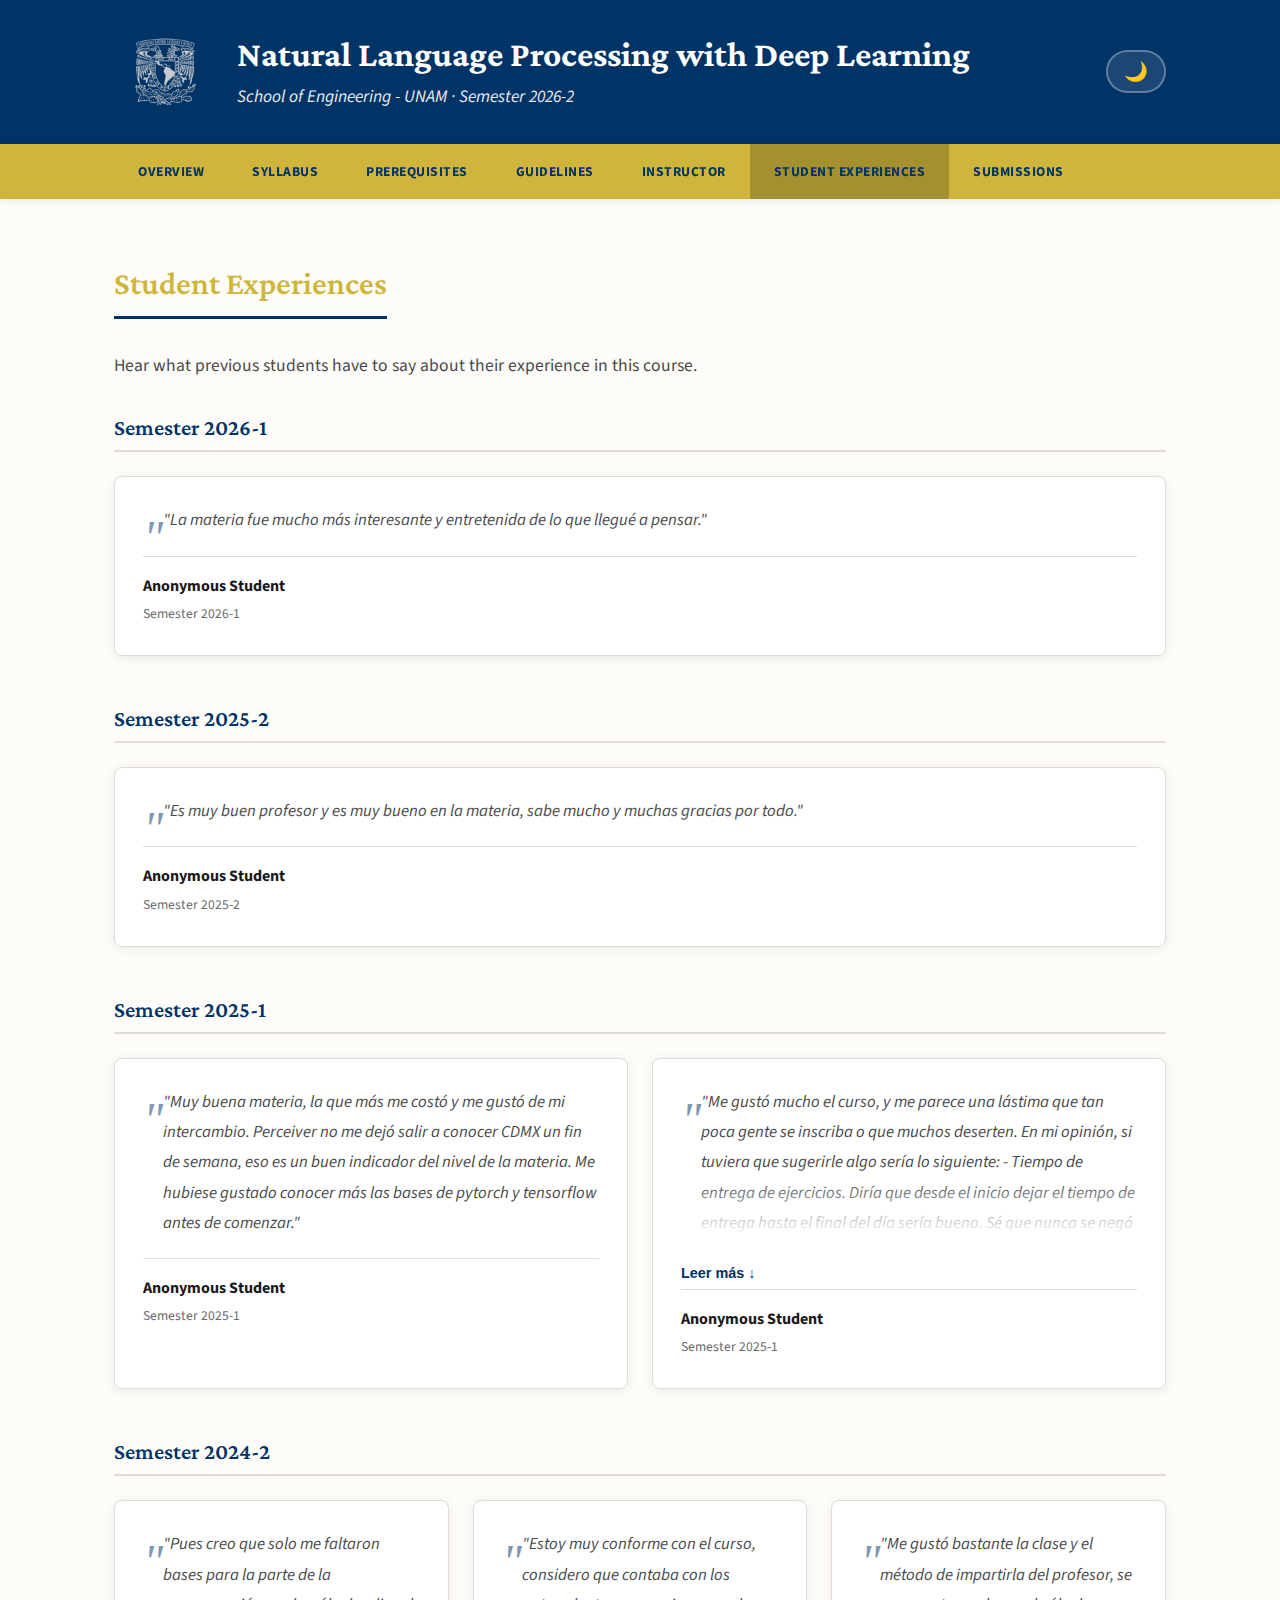
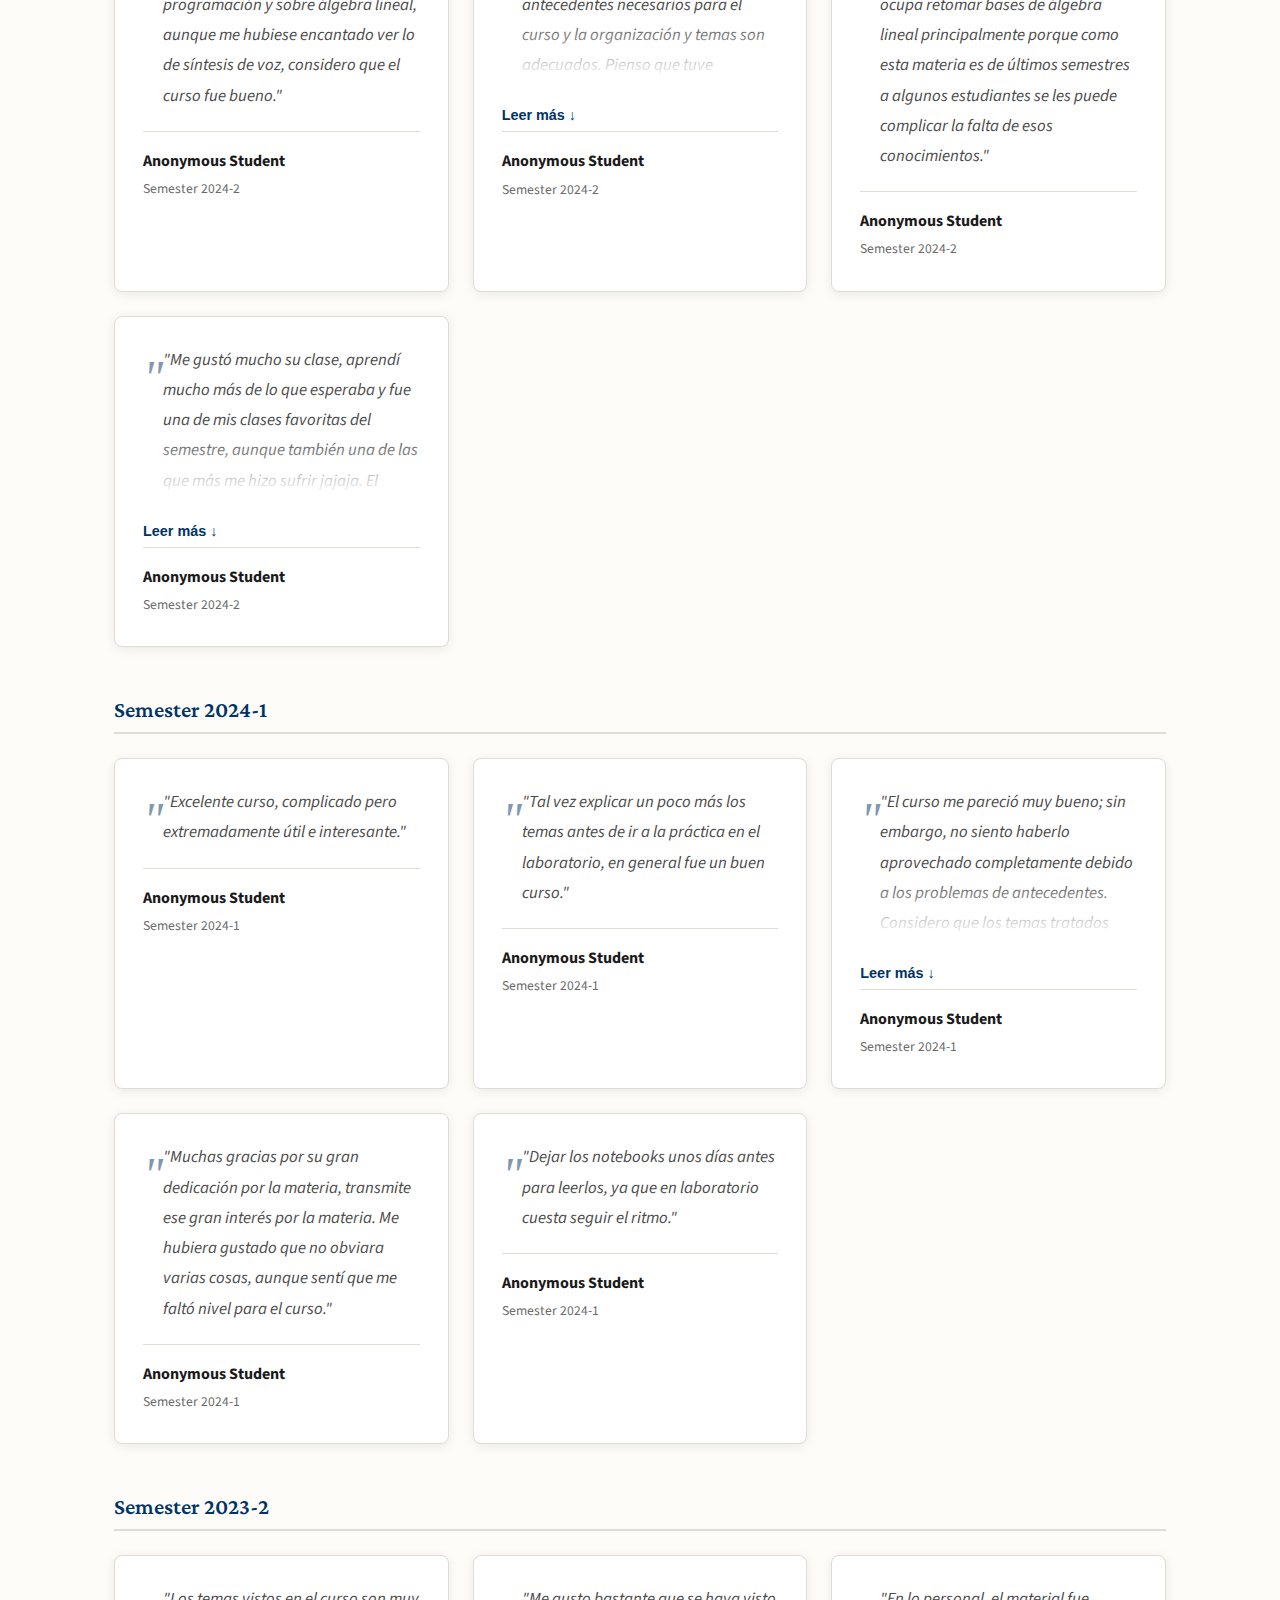
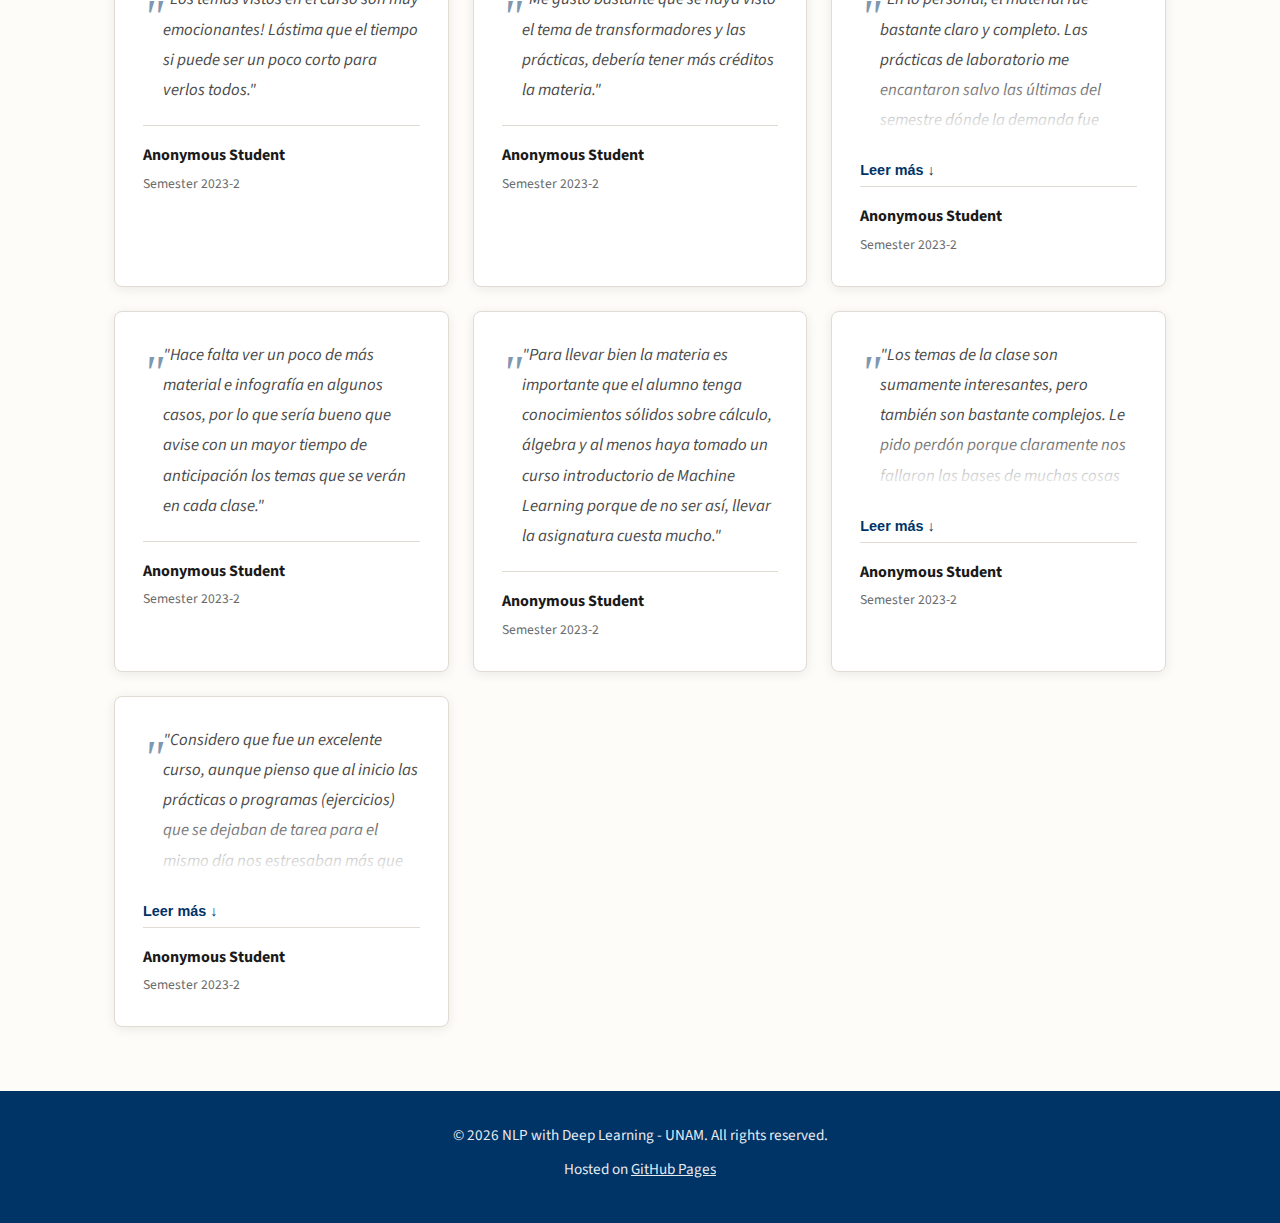
<file: testimonials.html>
<!DOCTYPE html>
<html lang="en">
<head>
    <meta charset="UTF-8">
    <meta name="viewport" content="width=device-width, initial-scale=1.0">
    <title>Student Experiences - NLP with Deep Learning - UNAM</title>
    <link rel="stylesheet" href="css/styles.css">
    <link href="https://fonts.googleapis.com/css2?family=Crimson+Pro:wght@400;600;700&family=Source+Sans+Pro:wght@400;600&display=swap" rel="stylesheet">
</head>
<body>
    <header class="header">
        <div class="container">
            <div class="header-content">
                <div class="logo">
                    <img src="assets/unam-logo-png-transparent.png" alt="UNAM Logo" class="university-logo">
                    <div class="logo-text">
                        <h1>Natural Language Processing with Deep Learning</h1>
                        <p class="subtitle">School of Engineering - UNAM · Semester 2026-2</p>
                    </div>
                </div>
                <button class="theme-toggle" id="themeToggle" aria-label="Toggle dark mode">
                    <span class="sun-icon">☀️</span>
                    <span class="moon-icon">🌙</span>
                </button>
            </div>
        </div>
    </header>

    <nav class="nav">
        <div class="container">
            <ul class="nav-links">
                <li><a href="index.html#overview">Overview</a></li>
                <li><a href="index.html#syllabus">Syllabus</a></li>
                <li><a href="prerequisites.html">Prerequisites</a></li>
                <li><a href="guidelines.html">Guidelines</a></li>
                <li><a href="index.html#instructor">Instructor</a></li>
                <li><a href="testimonials.html" class="active">Student Experiences</a></li>
                <li><a href="submissions.html">Submissions</a></li>
            </ul>
        </div>
    </nav>

    <main class="main">
        <section class="section">
            <div class="container">
                <h2>Student Experiences</h2>
                <p class="section-intro">Hear what previous students have to say about their experience in this course.</p>
                
                <!-- Semester 2026-1 -->
                <div class="semester-group">
                    <h3 class="semester-title">Semester 2026-1</h3>
                    <div class="testimonials-grid">
                        <div class="testimonial-card">
                            <div class="quote">"La materia fue mucho más interesante y entretenida de lo que llegué a pensar."</div>
                            <div class="author">
                                <div class="author-info">
                                    <strong>Anonymous Student</strong>
                                    <span>Semester 2026-1</span>
                                </div>
                            </div>
                        </div>
                    </div>
                </div>

                <!-- Semester 2025-2 -->
                <div class="semester-group">
                    <h3 class="semester-title">Semester 2025-2</h3>
                    <div class="testimonials-grid">
                        <div class="testimonial-card">
                            <div class="quote">"Es muy buen profesor y es muy bueno en la materia, sabe mucho y muchas gracias por todo."</div>
                            <div class="author">
                                <div class="author-info">
                                    <strong>Anonymous Student</strong>
                                    <span>Semester 2025-2</span>
                                </div>
                            </div>
                        </div>
                    </div>
                </div>

                <!-- Semester 2025-1 -->
                <div class="semester-group">
                    <h3 class="semester-title">Semester 2025-1</h3>
                    <div class="testimonials-grid">
                        <div class="testimonial-card">
                            <div class="quote">"Muy buena materia, la que más me costó y me gustó de mi intercambio. Perceiver no me dejó salir a conocer CDMX un fin de semana, eso es un buen indicador del nivel de la materia. Me hubiese gustado conocer más las bases de pytorch y tensorflow antes de comenzar."</div>
                            <div class="author">
                                <div class="author-info">
                                    <strong>Anonymous Student</strong>
                                    <span>Semester 2025-1</span>
                                </div>
                            </div>
                        </div>
                        <div class="testimonial-card long-review">
                            <div class="quote">"Me gustó mucho el curso, y me parece una lástima que tan poca gente se inscriba o que muchos deserten.

En mi opinión, si tuviera que sugerirle algo sería lo siguiente:

- Tiempo de entrega de ejercicios. Diría que desde el inicio dejar el tiempo de entrega hasta el final del día sería bueno. Sé que nunca se negó a cambiar la fecha, e incluso usted fue quien lo sugería, pero durante las primeras semanas del curso, cuando los ejercicios son más relacionados a temas del anexo, para aquellos con malas bases o que no recuerden mucho, resulta "intimidante" tener la presión de entregar las cosas bien, y a tiempo.

- Una clase de modificación de tensores. En mi opinión, además de entender el funcionamiento interno de muchos bloques, al momento de incorporarlos a los diferentes modelos, la cuestión era "hacerlos encajar", que tenga un tamaño de entrada adecuado, y que su salida tenga la forma necesaria.

Finalmente, agradecerle por un curso que sí se siente que pertenece a la Facultad de Ingeniería. Definitivamente implicó un esfuerzo mayor al que pensé para una asignatura de 6 créditos, pero valió mucho la pena."</div>
                            <div class="author">
                                <div class="author-info">
                                    <strong>Anonymous Student</strong>
                                    <span>Semester 2025-1</span>
                                </div>
                            </div>
                        </div>
                    </div>
                </div>

                <!-- Semester 2024-2 -->
                <div class="semester-group">
                    <h3 class="semester-title">Semester 2024-2</h3>
                    <div class="testimonials-grid">
                        <div class="testimonial-card">
                            <div class="quote">"Pues creo que solo me faltaron bases para la parte de la programación y sobre álgebra lineal, aunque me hubiese encantado ver lo de síntesis de voz, considero que el curso fue bueno."</div>
                            <div class="author">
                                <div class="author-info">
                                    <strong>Anonymous Student</strong>
                                    <span>Semester 2024-2</span>
                                </div>
                            </div>
                        </div>
                        <div class="testimonial-card long-review">
                            <div class="quote">"Estoy muy conforme con el curso, considero que contaba con los antecedentes necesarios para el curso y la organización y temas son adecuados. Pienso que tuve complicaciones cuando a mediados del curso me enfermé y no pude asistir a las clases del perceptrón, descenso de gradiente, optimizadores y funciones de pérdida. Estos temas se ven mediante código y considero me afectó considerablemente el no poder comprenderlos hasta clases posteriores.

Finalmente me gustaría agradecerle por su interés y dedicación a la clase, aprendí mucho y a pesar de que el área no me termina de convencer al ser algo desordenada y específica para cada caso de uso en la implementación, estoy seguro que la retomaré para terminar y pulir los modelos del curso, así como elaborar alguna que otra idea interesante."</div>
                            <div class="author">
                                <div class="author-info">
                                    <strong>Anonymous Student</strong>
                                    <span>Semester 2024-2</span>
                                </div>
                            </div>
                        </div>
                        <div class="testimonial-card">
                            <div class="quote">"Me gustó bastante la clase y el método de impartirla del profesor, se ocupa retomar bases de álgebra lineal principalmente porque como esta materia es de últimos semestres a algunos estudiantes se les puede complicar la falta de esos conocimientos."</div>
                            <div class="author">
                                <div class="author-info">
                                    <strong>Anonymous Student</strong>
                                    <span>Semester 2024-2</span>
                                </div>
                            </div>
                        </div>
                        <div class="testimonial-card long-review">
                            <div class="quote">"Me gustó mucho su clase, aprendí mucho más de lo que esperaba y fue una de mis clases favoritas del semestre, aunque también una de las que más me hizo sufrir jajaja.

El hecho de que hubiera laboratorio de cómputo creo que fue invaluable, porque aunque si bien los créditos eran solo teóricos, temas como los vistos iban a quedar vacíos sin ver la parte práctica. Muchas gracias por tomarse el esfuerzo de buscar salones de cómputo para dar su clase. Quizás el único inconveniente era que a veces se iba muy rápido y no daba tiempo de terminar de copiar código o entender todos los cambios.

También considerando lo ambicioso del programa, creo que el tiempo era muy corto. No creo que la respuesta sea disminuir el programa, pero a lo mejor sí aprovechar al cien todo el horario disponible.

Fuera de eso, me gustó mucho su clase y me dio la confianza para emprender proyectos propios de NLP. Quería saber si habría algún inconveniente de que en un futuro lo pudiera buscar para conocer su opinión sobre dichos proyectos. De cualquier forma, ¡muchas gracias por su clase!"</div>
                            <div class="author">
                                <div class="author-info">
                                    <strong>Anonymous Student</strong>
                                    <span>Semester 2024-2</span>
                                </div>
                            </div>
                        </div>
                    </div>
                </div>

                <!-- Semester 2024-1 -->
                <div class="semester-group">
                    <h3 class="semester-title">Semester 2024-1</h3>
                    <div class="testimonials-grid">
                        <div class="testimonial-card">
                            <div class="quote">"Excelente curso, complicado pero extremadamente útil e interesante."</div>
                            <div class="author">
                                <div class="author-info">
                                    <strong>Anonymous Student</strong>
                                    <span>Semester 2024-1</span>
                                </div>
                            </div>
                        </div>
                        <div class="testimonial-card">
                            <div class="quote">"Tal vez explicar un poco más los temas antes de ir a la práctica en el laboratorio, en general fue un buen curso."</div>
                            <div class="author">
                                <div class="author-info">
                                    <strong>Anonymous Student</strong>
                                    <span>Semester 2024-1</span>
                                </div>
                            </div>
                        </div>
                        <div class="testimonial-card">
                            <div class="quote">"El curso me pareció muy bueno; sin embargo, no siento haberlo aprovechado completamente debido a los problemas de antecedentes. Considero que los temas tratados son muy interesantes y el incluir prácticas y laboratorio para el desarrollo del curso me pareció muy adecuado. Lo único que me hubiese gustado más para mejorar es una clase de laboratorio donde creáramos alguna de las arquitecturas desde 0 para comprender mejor la lógica de programación."</div>
                            <div class="author">
                                <div class="author-info">
                                    <strong>Anonymous Student</strong>
                                    <span>Semester 2024-1</span>
                                </div>
                            </div>
                        </div>
                        <div class="testimonial-card">
                            <div class="quote">"Muchas gracias por su gran dedicación por la materia, transmite ese gran interés por la materia. Me hubiera gustado que no obviara varias cosas, aunque sentí que me faltó nivel para el curso."</div>
                            <div class="author">
                                <div class="author-info">
                                    <strong>Anonymous Student</strong>
                                    <span>Semester 2024-1</span>
                                </div>
                            </div>
                        </div>
                        <div class="testimonial-card">
                            <div class="quote">"Dejar los notebooks unos días antes para leerlos, ya que en laboratorio cuesta seguir el ritmo."</div>
                            <div class="author">
                                <div class="author-info">
                                    <strong>Anonymous Student</strong>
                                    <span>Semester 2024-1</span>
                                </div>
                            </div>
                        </div>
                    </div>
                </div>

                <!-- Semester 2023-2 -->
                <div class="semester-group">
                    <h3 class="semester-title">Semester 2023-2</h3>
                    <div class="testimonials-grid">
                        <div class="testimonial-card">
                            <div class="quote">"Los temas vistos en el curso son muy emocionantes! Lástima que el tiempo si puede ser un poco corto para verlos todos."</div>
                            <div class="author">
                                <div class="author-info">
                                    <strong>Anonymous Student</strong>
                                    <span>Semester 2023-2</span>
                                </div>
                            </div>
                        </div>
                        <div class="testimonial-card">
                            <div class="quote">"Me gusto bastante que se haya visto el tema de transformadores y las prácticas, debería tener más créditos la materia."</div>
                            <div class="author">
                                <div class="author-info">
                                    <strong>Anonymous Student</strong>
                                    <span>Semester 2023-2</span>
                                </div>
                            </div>
                        </div>
                        <div class="testimonial-card">
                            <div class="quote">"En lo personal, el material fue bastante claro y completo. Las prácticas de laboratorio me encantaron salvo las últimas del semestre dónde la demanda fue mucho mayor en otras materias y se vuelve complicado poder cumplir con lo último, sin embargo, me gusto mucho la asignatura y su material es muy claro y bueno."</div>
                            <div class="author">
                                <div class="author-info">
                                    <strong>Anonymous Student</strong>
                                    <span>Semester 2023-2</span>
                                </div>
                            </div>
                        </div>
                        <div class="testimonial-card">
                            <div class="quote">"Hace falta ver un poco de más material e infografía en algunos casos, por lo que sería bueno que avise con un mayor tiempo de anticipación los temas que se verán en cada clase."</div>
                            <div class="author">
                                <div class="author-info">
                                    <strong>Anonymous Student</strong>
                                    <span>Semester 2023-2</span>
                                </div>
                            </div>
                        </div>
                        <div class="testimonial-card">
                            <div class="quote">"Para llevar bien la materia es importante que el alumno tenga conocimientos sólidos sobre cálculo, álgebra y al menos haya tomado un curso introductorio de Machine Learning porque de no ser así, llevar la asignatura cuesta mucho."</div>
                            <div class="author">
                                <div class="author-info">
                                    <strong>Anonymous Student</strong>
                                    <span>Semester 2023-2</span>
                                </div>
                            </div>
                        </div>
                        <div class="testimonial-card long-review">
                            <div class="quote">"Los temas de la clase son sumamente interesantes, pero también son bastante complejos. Le pido perdón porque claramente nos fallaron las bases de muchas cosas profe, comenzando por el álgebra lineal :(

Igualmente le agradezco mucho por su paciencia y apoyo, así como por su entusiasmo al dar la clase que siempre estuvo presente. Prometo ponerme a estudiar para entrar a una empresa donde paguen bien, tal como siempre bromeamos en clase :)

Fue una de las clases más chidas que tuve en la carrera, muchas gracias profe Emilio."</div>
                            <div class="author">
                                <div class="author-info">
                                    <strong>Anonymous Student</strong>
                                    <span>Semester 2023-2</span>
                                </div>
                            </div>
                        </div>
                        <div class="testimonial-card long-review">
                            <div class="quote">"Considero que fue un excelente curso, aunque pienso que al inicio las prácticas o programas (ejercicios) que se dejaban de tarea para el mismo día nos estresaban más que ayudarnos, porque a veces los días ya los teníamos organizados y al tener nuevos ejercicios o tareas que hacer para la tarde nos partía el día.

Con respecto a las lecturas sugeridas, lo veo excelente, creo que ayuda muchísimo aunque en las últimas semanas resultaba imposible leerlas ya que apenas dormíamos por entregas y exámenes, pero considero que esa fue una excelente implementación ya que depende del alumno si quiere profundizar en el tema o llegar más preparado.

Del material y diapositivas dadas en clase (del profesor), me hubiera gustado que se dieran antes de la clase y no después, ya que al mandarlas antes las podemos leer e inclusive guardar e ir tomando nota sobre ellas.

Con respecto a los ejercicios de programación, me gustaron bastante! Resulta complicado trabajar sobre conocimiento del cual hay poca información en internet, pero creo que estuvieron bien.

Le agradezco mucho todo lo que nos enseñó profesor, fue un curso sumamente interesante, pesado, pero lleno de conocimiento que nos ayudó a complementar muchas otras materias. ¡Saludos!"</div>
                            <div class="author">
                                <div class="author-info">
                                    <strong>Anonymous Student</strong>
                                    <span>Semester 2023-2</span>
                                </div>
                            </div>
                        </div>
                    </div>
                </div>

            </div>
        </section>
    </main>

    <footer class="footer">
        <div class="container">
            <p>&copy; 2026 NLP with Deep Learning - UNAM. All rights reserved.</p>
            <p>Hosted on <a href="https://pages.github.com/" target="_blank">GitHub Pages</a></p>
        </div>
    </footer>

    <script src="js/script.js"></script>
</body>
</html>
</file>
<file: css/styles.css>
/* CSS Variables for Theme */
:root {
    /* Light Theme (Default) - UNAM Colors: Blue & Gold */
    --bg-primary: #fdfcf9;
    --bg-secondary: #f5f3ee;
    --bg-card: #ffffff;
    --text-primary: #1a1a1a;
    --text-secondary: #4a4a4a;
    --text-muted: #6b6b6b;
    --accent-primary: #003366;
    --accent-secondary: #cfb53b;
    --border-color: #e0dcd4;
    --shadow-color: rgba(0, 0, 0, 0.08);
    --header-bg: #003366;
    --header-text: #ffffff;
    --nav-bg: #cfb53b;
    --nav-text: #003366;
    --link-color: #003366;
    --table-header: #f0ebe3;
    --table-stripe: #faf8f5;
    --quote-bg: #f8f6f2;
}

[data-theme="dark"] {
    --bg-primary: #1a1a2e;
    --bg-secondary: #16213e;
    --bg-card: #1f2544;
    --text-primary: #e8e8e8;
    --text-secondary: #b8b8b8;
    --text-muted: #888888;
    --accent-primary: #6ba3d6;
    --accent-secondary: #e8d078;
    --border-color: #2d3a5a;
    --shadow-color: rgba(0, 0, 0, 0.3);
    --header-bg: #0f1525;
    --header-text: #ffffff;
    --nav-bg: #cfb53b;
    --nav-text: #1a1a2e;
    --link-color: #6ba3d6;
    --table-header: #252d4a;
    --table-stripe: #1c2340;
    --quote-bg: #232b48;
}

/* Reset & Base Styles */
*, *::before, *::after {
    box-sizing: border-box;
    margin: 0;
    padding: 0;
}

html {
    scroll-behavior: smooth;
}

body {
    font-family: 'Source Sans Pro', -apple-system, BlinkMacSystemFont, 'Segoe UI', Roboto, sans-serif;
    background-color: var(--bg-primary);
    color: var(--text-primary);
    line-height: 1.7;
    transition: background-color 0.3s ease, color 0.3s ease;
}

h1, h2, h3, h4 {
    font-family: 'Crimson Pro', Georgia, 'Times New Roman', serif;
    font-weight: 600;
    line-height: 1.3;
}

a {
    color: var(--link-color);
    text-decoration: none;
    transition: color 0.2s ease;
}

a:hover {
    text-decoration: underline;
}

/* Container */
.container {
    max-width: 1100px;
    margin: 0 auto;
    padding: 0 24px;
}

/* Header */
.header {
    background-color: var(--header-bg);
    color: var(--header-text);
    padding: 32px 0;
}

.header-content {
    display: flex;
    justify-content: space-between;
    align-items: center;
}

.logo {
    display: flex;
    align-items: center;
    gap: 20px;
}

.university-logo {
    height: 70px;
    width: auto;
}

.logo-text h1 {
    font-size: 2.2rem;
    font-weight: 700;
    margin-bottom: 4px;
}

.subtitle {
    font-size: 1.1rem;
    opacity: 0.9;
    font-style: italic;
}

@media (max-width: 768px) {
    .university-logo {
        height: 50px;
    }
    
    .logo-text h1 {
        font-size: 1.4rem;
    }
}

/* Theme Toggle */
.theme-toggle {
    background: rgba(255, 255, 255, 0.1);
    border: 2px solid rgba(255, 255, 255, 0.3);
    border-radius: 50px;
    padding: 8px 16px;
    cursor: pointer;
    font-size: 1.2rem;
    transition: all 0.3s ease;
}

.theme-toggle:hover {
    background: rgba(255, 255, 255, 0.2);
}

.sun-icon {
    display: none;
}

.moon-icon {
    display: inline;
}

[data-theme="dark"] .sun-icon {
    display: inline;
}

[data-theme="dark"] .moon-icon {
    display: none;
}

/* Navigation */
.nav {
    background-color: var(--nav-bg);
    padding: 0;
    position: sticky;
    top: 0;
    z-index: 100;
    box-shadow: 0 2px 8px var(--shadow-color);
}

.nav-links {
    list-style: none;
    display: flex;
    gap: 0;
}

.nav-links li a {
    display: block;
    padding: 16px 24px;
    color: var(--nav-text);
    font-weight: 700;
    text-transform: uppercase;
    font-size: 0.85rem;
    letter-spacing: 0.5px;
    transition: background-color 0.2s ease;
}

.nav-links li a:hover {
    background-color: rgba(0, 0, 0, 0.15);
    text-decoration: none;
}

/* Sections */
.section {
    padding: 64px 0;
}

.section-alt {
    background-color: var(--bg-secondary);
}

.section h2 {
    font-size: 2rem;
    color: var(--accent-secondary);
    margin-bottom: 32px;
    padding-bottom: 12px;
    border-bottom: 3px solid var(--accent-primary);
    display: inline-block;
}

[data-theme="dark"] .section h2 {
    color: var(--accent-secondary);
}

.section-intro {
    font-size: 1.1rem;
    color: var(--text-secondary);
    margin-bottom: 32px;
    max-width: 700px;
}

.section-intro.syllabus-note {
    font-size: 0.95rem;
    font-weight: 600;
    color: #b71c1c !important;
    margin-bottom: 20px;
}

[data-theme="dark"] .section-intro.syllabus-note {
    color: #e57373 !important;
}

/* Programming assignments block */
.programming-assignments {
    margin-top: 32px;
    padding: 24px 28px;
    background-color: var(--bg-card);
    border: 1px solid var(--border-color);
    border-left: 4px solid var(--accent-primary);
    border-radius: 0 8px 8px 0;
    box-shadow: 0 2px 8px var(--shadow-color);
}

.programming-assignments h3 {
    font-size: 1.4rem;
    color: var(--accent-secondary);
    margin-bottom: 8px;
}

.programming-assignments .syllabus-note {
    margin-bottom: 16px;
}

.program-list {
    padding-left: 2rem;
    margin: 0 0 20px 0;
    color: var(--text-secondary);
}

.program-list li {
    padding: 4px 0;
}

.program-rules {
    list-style: none;
    padding: 0;
    margin: 0;
    color: var(--text-secondary);
}

.program-rules li {
    padding: 8px 0;
    padding-left: 1rem;
    border-left: 3px solid var(--border-color);
    margin-bottom: 8px;
}

.program-rules li:last-child {
    margin-bottom: 0;
}

.deadline-note {
    color: #b71c1c;
    font-weight: 600;
}

.deadline-note a {
    color: #b71c1c;
}

[data-theme="dark"] .deadline-note,
[data-theme="dark"] .deadline-note a {
    color: #e57373;
}

/* Overview Grid */
.overview-grid {
    display: grid;
    grid-template-columns: repeat(auto-fit, minmax(200px, 1fr));
    gap: 20px;
    margin-bottom: 32px;
}

.info-card {
    background-color: var(--bg-card);
    border: 1px solid var(--border-color);
    border-radius: 8px;
    padding: 24px;
    text-align: center;
    box-shadow: 0 2px 8px var(--shadow-color);
    transition: transform 0.2s ease, box-shadow 0.2s ease;
}

.info-card:hover {
    transform: translateY(-2px);
    box-shadow: 0 4px 16px var(--shadow-color);
}

.info-card h3 {
    font-size: 0.85rem;
    text-transform: uppercase;
    letter-spacing: 1px;
    color: var(--text-muted);
    margin-bottom: 8px;
    font-family: 'Source Sans Pro', sans-serif;
    font-weight: 600;
}

.info-card p {
    font-size: 1.1rem;
    font-weight: 600;
    color: var(--accent-secondary);
}

.info-card.repo-card p a {
    color: var(--accent-secondary);
    text-decoration: none;
    font-size: 0.95rem;
}

.info-card.repo-card p a:hover {
    text-decoration: underline;
}

.description {
    background-color: var(--bg-card);
    border-left: 4px solid var(--accent-primary);
    padding: 24px 28px;
    border-radius: 0 8px 8px 0;
    box-shadow: 0 2px 8px var(--shadow-color);
}

.description p {
    font-size: 1.05rem;
    color: var(--text-secondary);
}

/* Prerequisites Warning */
.prerequisites-warning {
    margin-top: 32px;
    background-color: var(--bg-card);
    border-radius: 8px;
    padding: 24px 28px;
    box-shadow: 0 2px 8px var(--shadow-color);
    border-left: 4px solid #e6a700;
}

.prerequisites-warning h3 {
    font-size: 1.2rem;
    color: var(--text-primary);
    margin-bottom: 12px;
}

.prerequisites-warning > p {
    color: var(--text-secondary);
    margin-bottom: 12px;
}

.prereq-list {
    list-style: none;
    padding: 0;
    margin: 0 0 16px 0;
    display: grid;
    grid-template-columns: repeat(auto-fit, minmax(200px, 1fr));
    gap: 8px;
}

.prereq-list li {
    padding: 8px 12px;
    background-color: var(--bg-secondary);
    border-radius: 4px;
    font-size: 0.9rem;
    color: var(--text-secondary);
}

.prereq-list li strong {
    color: var(--accent-primary);
}

.prereq-note {
    font-size: 0.9rem;
    color: var(--text-muted);
    margin: 0;
}

.prereq-note a {
    color: var(--accent-primary);
}

/* Course Objectives */
.course-objectives {
    margin-top: 32px;
    background-color: var(--bg-card);
    border-radius: 8px;
    padding: 24px 28px;
    box-shadow: 0 2px 8px var(--shadow-color);
}

.course-objectives h3 {
    font-size: 1.3rem;
    color: var(--accent-secondary);
    margin-bottom: 16px;
}

.course-objectives ul {
    list-style: none;
    padding: 0;
    margin: 0;
}

.course-objectives li {
    padding: 10px 0;
    padding-left: 24px;
    position: relative;
    color: var(--text-secondary);
    border-bottom: 1px solid var(--border-color);
}

.course-objectives li:last-child {
    border-bottom: none;
}

.course-objectives li::before {
    content: "→";
    position: absolute;
    left: 0;
    color: var(--accent-primary);
    font-weight: bold;
}

/* Course Details Grid */
.course-details-grid {
    display: grid;
    grid-template-columns: repeat(auto-fit, minmax(250px, 1fr));
    gap: 20px;
    margin-top: 24px;
}

.detail-card {
    background-color: var(--bg-card);
    border-radius: 8px;
    padding: 20px;
    box-shadow: 0 2px 8px var(--shadow-color);
    border: 1px solid var(--border-color);
}

.detail-card h4 {
    font-size: 1rem;
    color: var(--accent-secondary);
    margin-bottom: 12px;
    padding-bottom: 8px;
    border-bottom: 2px solid var(--accent-primary);
}

.grading-list,
.scale-list {
    list-style: none;
    padding: 0;
    margin: 0;
}

.grading-list li,
.scale-list li {
    display: flex;
    justify-content: space-between;
    padding: 6px 0;
    font-size: 0.9rem;
    color: var(--text-secondary);
    border-bottom: 1px solid var(--border-color);
}

.grading-list li:last-child,
.scale-list li:last-child {
    border-bottom: none;
}

.grading-list li span:last-child,
.scale-list li span:last-child {
    font-weight: 600;
    color: var(--accent-primary);
}

.detail-card.bibliography {
    grid-column: span 1;
}

.detail-card.bibliography p {
    font-size: 0.85rem;
    color: var(--text-muted);
    margin: 12px 0 6px 0;
}

.detail-card.bibliography p:first-of-type {
    margin-top: 0;
}

.detail-card.bibliography ul {
    list-style: none;
    padding: 0;
    margin: 0;
}

.detail-card.bibliography li {
    font-size: 0.85rem;
    color: var(--text-secondary);
    padding: 4px 0;
}

.detail-card.bibliography em {
    color: var(--text-primary);
}

@media (min-width: 900px) {
    .detail-card.bibliography {
        grid-column: span 1;
    }
}

/* Syllabus Table */
.syllabus-table {
    overflow-x: auto;
    background-color: var(--bg-card);
    border-radius: 8px;
    box-shadow: 0 2px 12px var(--shadow-color);
}

table {
    width: 100%;
    border-collapse: collapse;
}

thead {
    background-color: var(--table-header);
}

th {
    padding: 16px 20px;
    text-align: left;
    font-weight: 600;
    color: var(--text-primary);
    font-size: 0.9rem;
    text-transform: uppercase;
    letter-spacing: 0.5px;
    border-bottom: 2px solid var(--accent-primary);
}

td {
    padding: 16px 20px;
    border-bottom: 1px solid var(--border-color);
    vertical-align: top;
}

tbody tr:nth-child(even) {
    background-color: var(--table-stripe);
}

tbody tr:hover {
    background-color: var(--table-header);
}

td:first-child {
    font-weight: 600;
    color: var(--accent-primary);
    text-align: center;
    width: 60px;
}

td strong {
    display: block;
    margin-bottom: 4px;
    color: var(--text-primary);
}

td p {
    font-size: 0.9rem;
    color: var(--text-muted);
    margin: 0;
}

td:last-child {
    white-space: nowrap;
}

td a {
    margin-right: 8px;
}

/* Testimonials */
.semester-group {
    margin-bottom: 48px;
}

.semester-group:last-child {
    margin-bottom: 0;
}

.semester-title {
    font-size: 1.4rem;
    color: var(--accent-primary);
    margin-bottom: 24px;
    padding-bottom: 8px;
    border-bottom: 2px solid var(--border-color);
}

.testimonials-grid {
    display: grid;
    grid-template-columns: repeat(auto-fit, minmax(320px, 1fr));
    gap: 24px;
}

.see-all-link {
    text-align: center;
    margin-top: 32px;
}

.btn-primary {
    display: inline-block;
    background-color: var(--accent-primary);
    color: white;
    padding: 14px 32px;
    border-radius: 6px;
    font-weight: 600;
    text-decoration: none;
    transition: background-color 0.2s ease, transform 0.2s ease;
}

.btn-primary:hover {
    background-color: var(--accent-secondary);
    transform: translateY(-2px);
    text-decoration: none;
}

.btn-secondary {
    display: inline-block;
    background-color: transparent;
    color: var(--accent-primary);
    padding: 12px 28px;
    border-radius: 6px;
    font-weight: 600;
    border: 1px solid var(--accent-primary);
    text-decoration: none;
    transition: background-color 0.2s ease, color 0.2s ease, transform 0.2s ease;
}

.btn-secondary:hover {
    background-color: var(--accent-primary);
    color: #ffffff;
    transform: translateY(-2px);
    text-decoration: none;
}

.btn-small {
    padding: 8px 18px;
    font-size: 0.85rem;
}

.nav-links li a.active {
    background-color: rgba(0, 0, 0, 0.2);
}

/* Auth forms on submissions page */
.auth-form {
    display: flex;
    flex-direction: column;
    gap: 12px;
    margin-top: 0.75rem;
}

.auth-form label {
    font-size: 0.85rem;
    color: var(--text-muted);
}

.auth-form input {
    padding: 9px 11px;
    border-radius: 4px;
    border: 1px solid var(--border-color);
    font-size: 0.95rem;
}

.auth-form input:focus {
    outline: none;
    border-color: var(--accent-primary);
    box-shadow: 0 0 0 2px rgba(0, 51, 102, 0.15);
}

.auth-form button {
    align-self: flex-start;
    margin-top: 6px;
}

.auth-field {
    display: flex;
    flex-direction: column;
    row-gap: 4px;
    margin-bottom: 8px;
}

.visually-hidden {
    position: absolute;
    width: 1px;
    height: 1px;
    padding: 0;
    margin: -1px;
    overflow: hidden;
    clip: rect(0, 0, 0, 0);
    white-space: nowrap;
    border: 0;
}

.auth-section-title {
    margin-top: 1.25rem;
    margin-bottom: 0.25rem;
    font-size: 1rem;
    color: var(--accent-primary);
}

/* Submissions page layout */
.submissions-grid {
    grid-template-columns: minmax(340px, 2fr) minmax(260px, 1.2fr);
    align-items: flex-start;
}

@media (max-width: 768px) {
    .submissions-grid {
        grid-template-columns: 1fr;
    }
}

.testimonial-card {
    background-color: var(--bg-card);
    border-radius: 8px;
    padding: 28px;
    box-shadow: 0 2px 12px var(--shadow-color);
    border: 1px solid var(--border-color);
    transition: transform 0.2s ease, box-shadow 0.2s ease;
}

.testimonial-card:hover {
    transform: translateY(-3px);
    box-shadow: 0 6px 20px var(--shadow-color);
}

.quote {
    font-size: 1.05rem;
    color: var(--text-secondary);
    font-style: italic;
    line-height: 1.8;
    margin-bottom: 20px;
    position: relative;
    padding-left: 20px;
}

.quote::before {
    content: '"';
    position: absolute;
    left: 0;
    top: -10px;
    font-size: 3rem;
    color: var(--accent-primary);
    font-family: Georgia, serif;
    opacity: 0.5;
}

/* Expandable quotes for long reviews */
.quote.truncated {
    max-height: 150px;
    overflow: hidden;
    position: relative;
}

.quote.truncated::after {
    content: '';
    position: absolute;
    bottom: 0;
    left: 0;
    right: 0;
    height: 60px;
    background: linear-gradient(transparent, var(--bg-card));
    pointer-events: none;
}

.quote.expanded {
    max-height: none;
}

.quote.expanded::after {
    display: none;
}

.read-more-btn {
    background: none;
    border: none;
    color: var(--accent-primary);
    font-weight: 600;
    cursor: pointer;
    padding: 8px 0;
    font-size: 0.9rem;
    transition: color 0.2s ease;
}

.read-more-btn:hover {
    color: var(--accent-secondary);
    text-decoration: underline;
}

/* Long review indicator */
.testimonial-card.long-review {
    grid-column: span 1;
}

@media (min-width: 900px) {
    .testimonial-card.long-review.featured {
        grid-column: span 2;
    }
}

.author {
    display: flex;
    align-items: center;
    padding-top: 16px;
    border-top: 1px solid var(--border-color);
}

.author-info strong {
    display: block;
    color: var(--text-primary);
    font-size: 1rem;
}

.author-info span {
    font-size: 0.85rem;
    color: var(--text-muted);
}

/* Instructor Section */
.instructor-card {
    display: flex;
    gap: 40px;
    background-color: var(--bg-card);
    border-radius: 8px;
    padding: 40px;
    box-shadow: 0 2px 12px var(--shadow-color);
    border: 1px solid var(--border-color);
}

.instructor-photo {
    flex-shrink: 0;
}

.photo-placeholder {
    width: 150px;
    height: 150px;
    background-color: var(--bg-secondary);
    border-radius: 50%;
    display: flex;
    align-items: center;
    justify-content: center;
    font-size: 4rem;
    border: 4px solid var(--accent-primary);
}

.instructor-info h3 {
    font-size: 1.6rem;
    color: var(--accent-secondary);
    margin-bottom: 4px;
}

.instructor-info .title {
    color: var(--accent-primary);
    font-weight: 600;
    margin-bottom: 16px;
}

.instructor-info .bio {
    color: var(--text-secondary);
    margin-bottom: 20px;
    line-height: 1.8;
}

.contact-info {
    background-color: var(--quote-bg);
    padding: 16px 20px;
    border-radius: 6px;
}

.contact-info p {
    margin-bottom: 8px;
    font-size: 0.95rem;
}

.contact-info p:last-child {
    margin-bottom: 0;
}

/* Footer */
.footer {
    background-color: var(--header-bg);
    color: var(--header-text);
    padding: 32px 0;
    text-align: center;
}

.footer p {
    margin-bottom: 8px;
    font-size: 0.95rem;
    opacity: 0.9;
}

.footer a {
    color: var(--header-text);
    text-decoration: underline;
}

/* Responsive Design */
@media (max-width: 768px) {
    .logo h1 {
        font-size: 1.6rem;
    }

    .subtitle {
        font-size: 0.95rem;
    }

    .nav-links {
        flex-wrap: wrap;
        justify-content: center;
    }

    .nav-links li a {
        padding: 12px 16px;
        font-size: 0.8rem;
    }

    .section {
        padding: 48px 0;
    }

    .section h2 {
        font-size: 1.6rem;
    }

    .instructor-card {
        flex-direction: column;
        align-items: center;
        text-align: center;
        padding: 28px;
    }

    .testimonials-grid {
        grid-template-columns: 1fr;
    }

    table {
        font-size: 0.9rem;
    }

    th, td {
        padding: 12px;
    }
}

@media (max-width: 480px) {
    .header-content {
        flex-direction: column;
        gap: 16px;
        text-align: center;
    }

    .logo h1 {
        font-size: 1.4rem;
    }

    .overview-grid {
        grid-template-columns: 1fr 1fr;
    }

    .info-card {
        padding: 16px;
    }
}

/* Charts Grid */
.charts-grid {
    display: grid;
    grid-template-columns: repeat(auto-fit, minmax(400px, 1fr));
    gap: 28px;
    margin-bottom: 48px;
}

@media (max-width: 450px) {
    .charts-grid {
        grid-template-columns: 1fr;
    }
}

.chart-card {
    background-color: var(--bg-card);
    border: 1px solid var(--border-color);
    border-radius: 8px;
    padding: 24px;
    box-shadow: 0 2px 8px var(--shadow-color);
}

.chart-card h3 {
    font-size: 1.3rem;
    color: var(--accent-secondary);
    margin-bottom: 4px;
    text-align: center;
}

.chart-responses {
    text-align: center;
    color: var(--text-muted);
    font-size: 0.9rem;
    margin-bottom: 16px;
}

.chart-container {
    position: relative;
    height: 320px;
    width: 100%;
}

.chart-card canvas {
    max-width: 100%;
}

.prereq-info {
    background-color: var(--bg-card);
    border: 1px solid var(--border-color);
    border-left: 4px solid var(--accent-primary);
    border-radius: 0 8px 8px 0;
    padding: 28px;
    box-shadow: 0 2px 8px var(--shadow-color);
}

.prereq-info h3 {
    font-size: 1.4rem;
    color: var(--accent-secondary);
    margin-bottom: 16px;
}

.prereq-info p {
    color: var(--text-secondary);
    margin-bottom: 16px;
}

.prereq-info ul {
    list-style: none;
    padding: 0;
    padding-left: 1.5rem;
    margin-left: 0.5rem;
}

.prereq-info li {
    padding: 12px 0;
    border-bottom: 1px solid var(--border-color);
    color: var(--text-secondary);
}

.prereq-info li:last-child {
    border-bottom: none;
}

.prereq-info li strong {
    color: var(--text-primary);
}

/* Article list in guidelines: more left space (override universal reset) */
ol.article-list,
.prereq-info ol.article-list {
    padding-left: 2.5rem !important;
    margin-left: 0.5rem !important;
    margin-bottom: 1.5rem;
}

.prereq-info .article-list li {
    padding: 6px 0;
    border-bottom: none;
}

@media (max-width: 768px) {
    .charts-grid {
        grid-template-columns: 1fr;
    }
    
    .chart-container {
        height: 250px;
    }
}

/* Print Styles */
@media print {
    .theme-toggle,
    .nav {
        display: none;
    }

    .section {
        page-break-inside: avoid;
    }

    body {
        background: white;
        color: black;
    }
}
</file>
